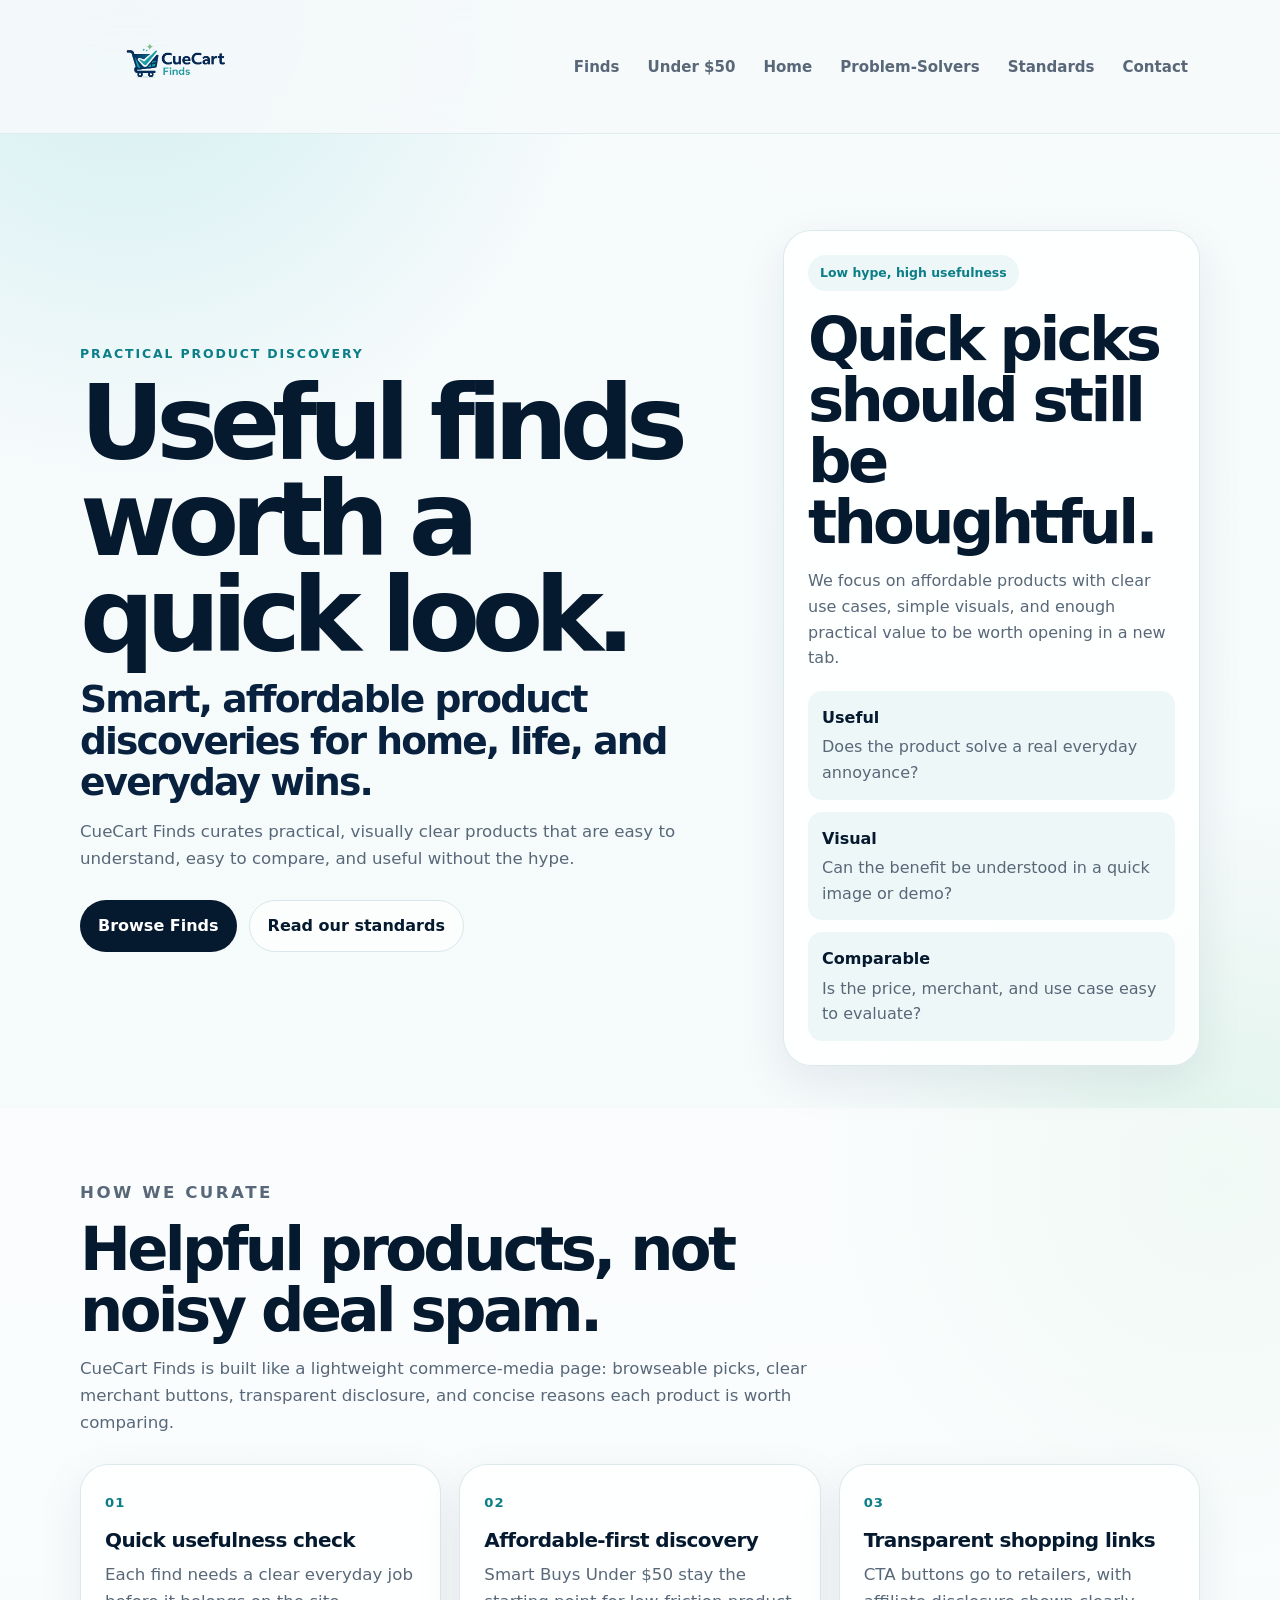
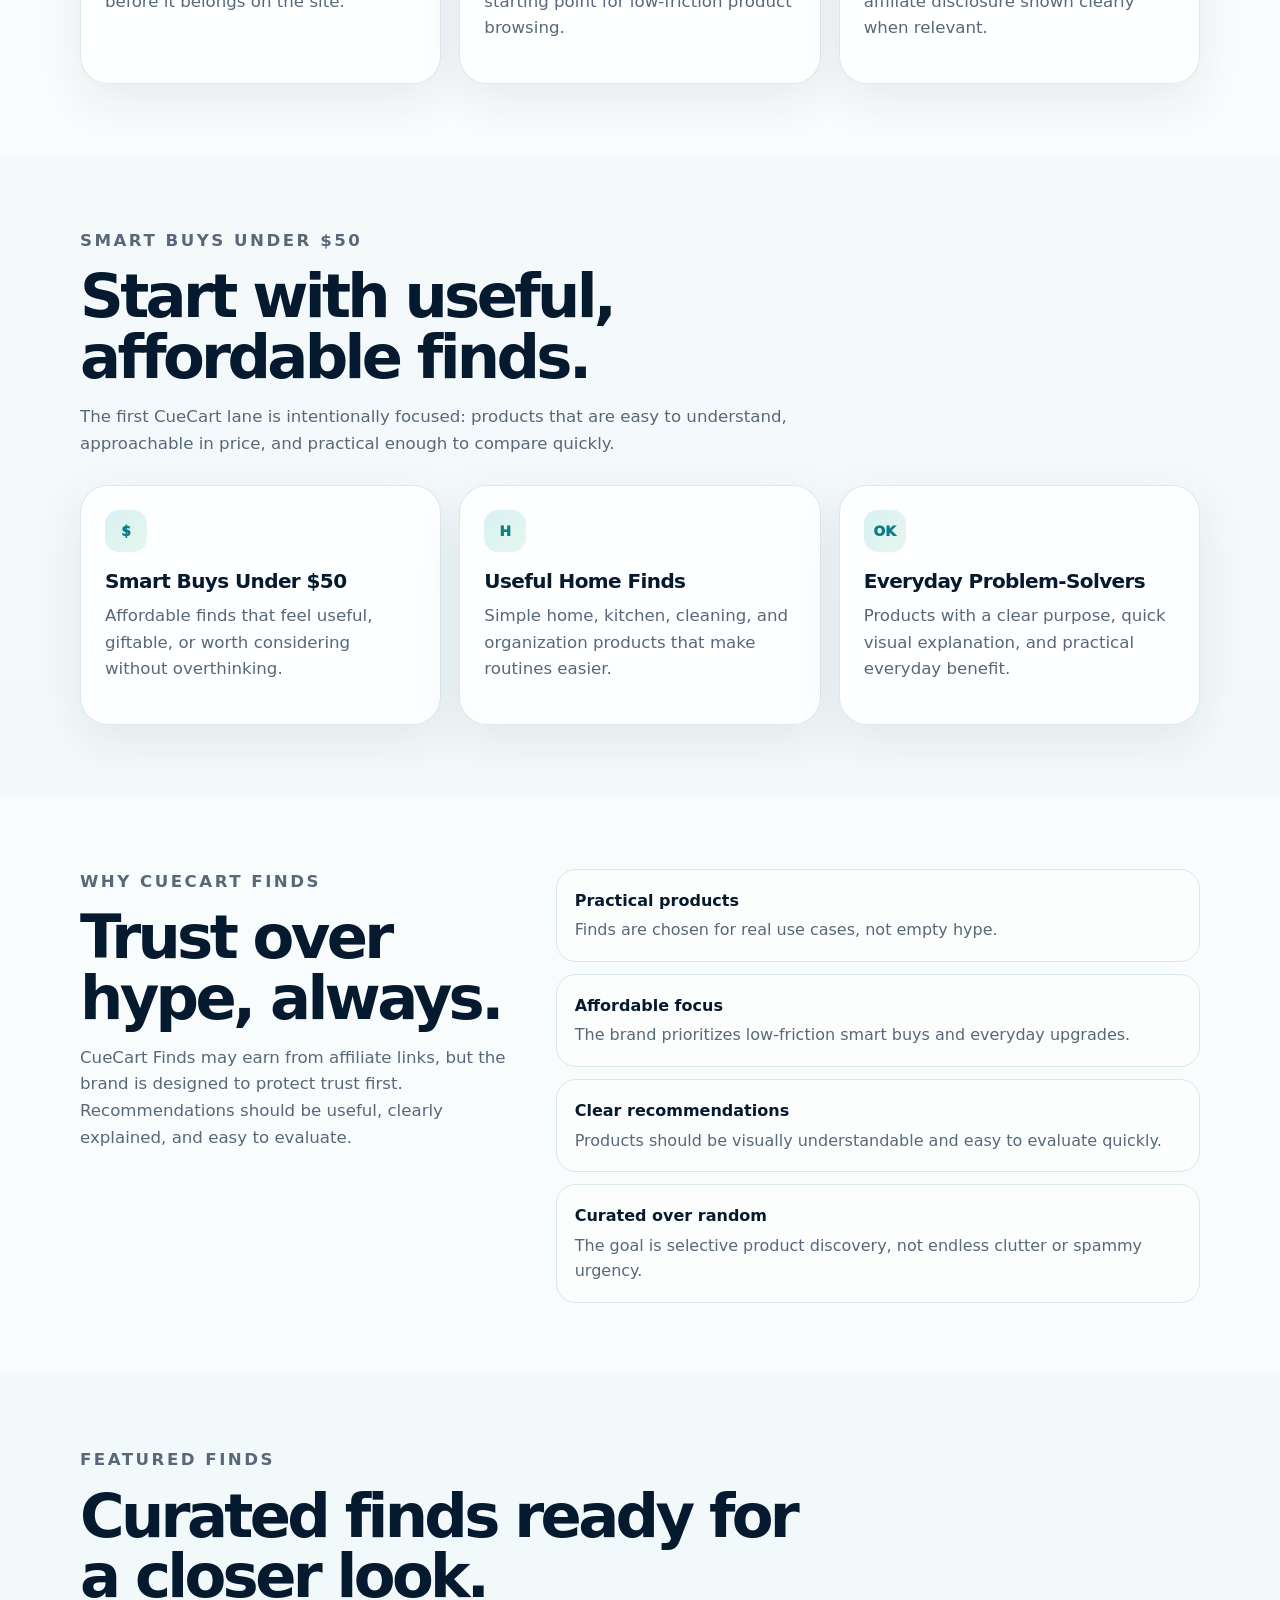
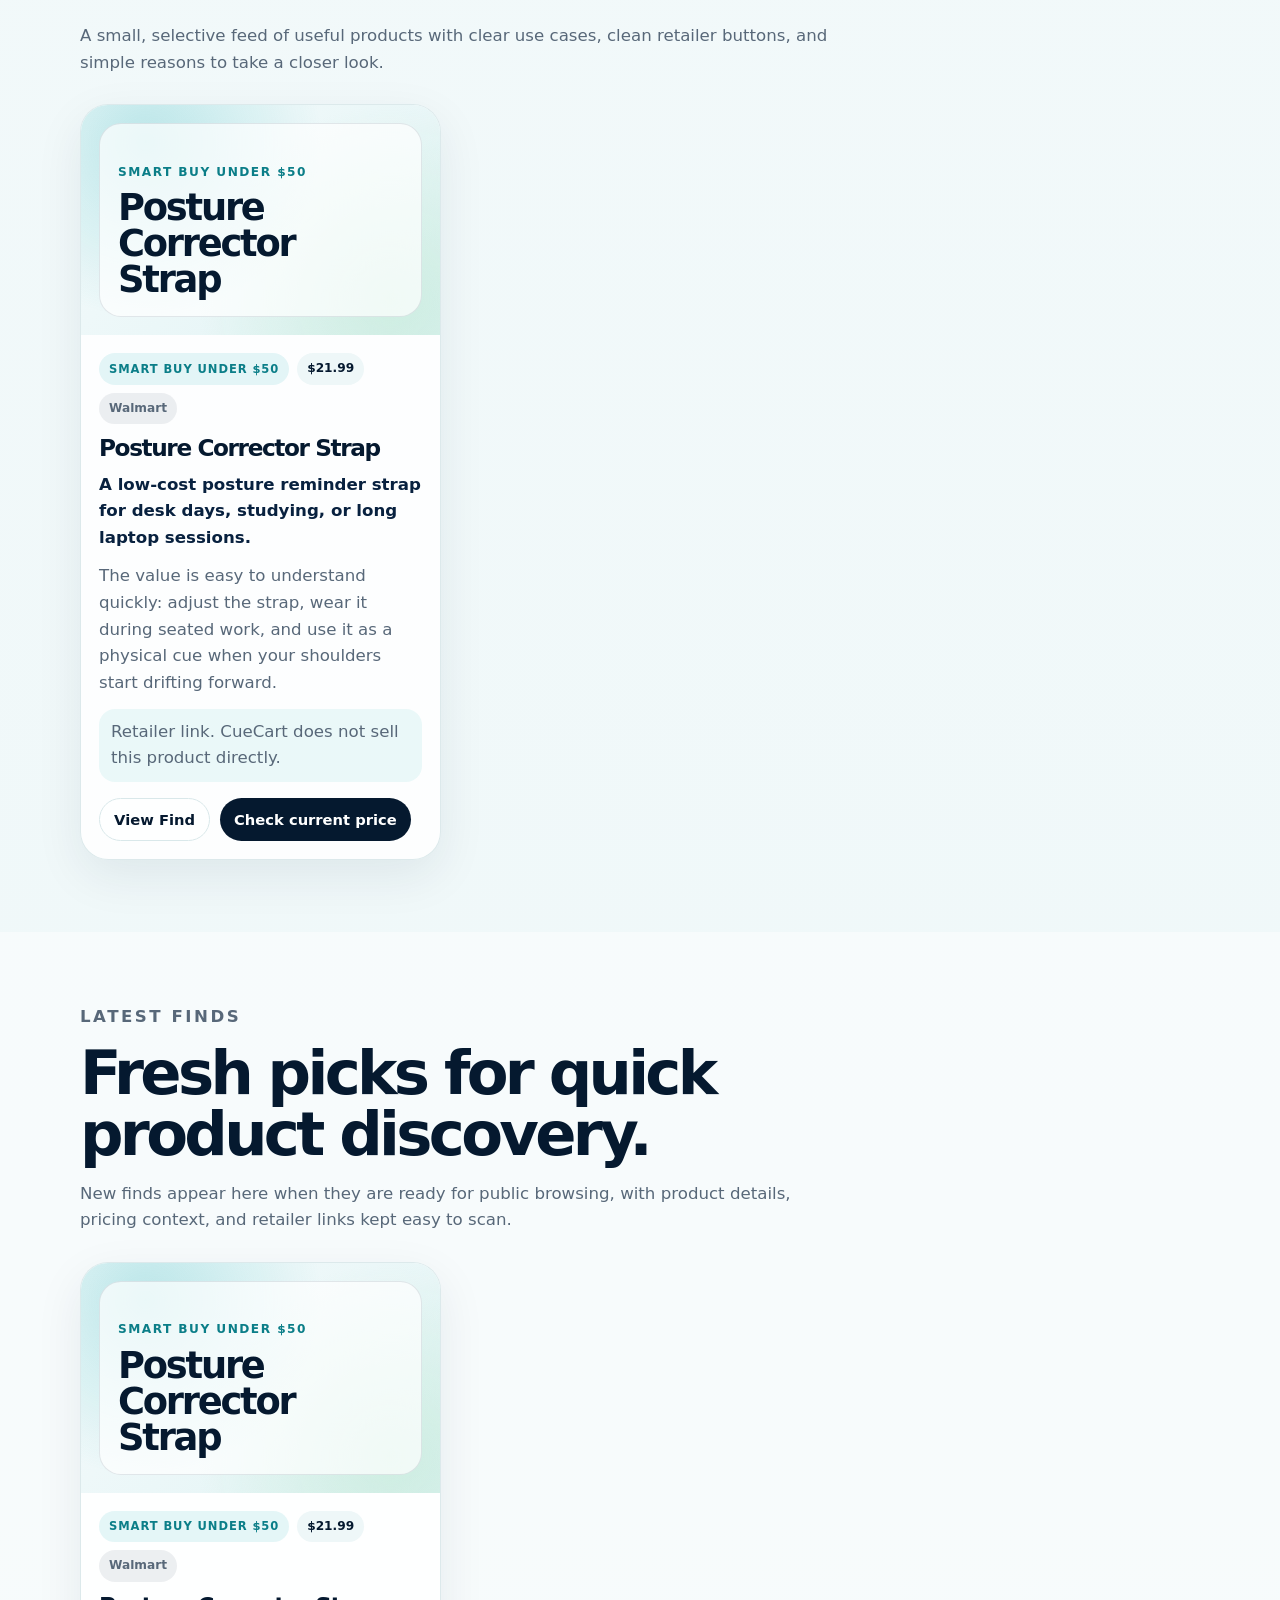
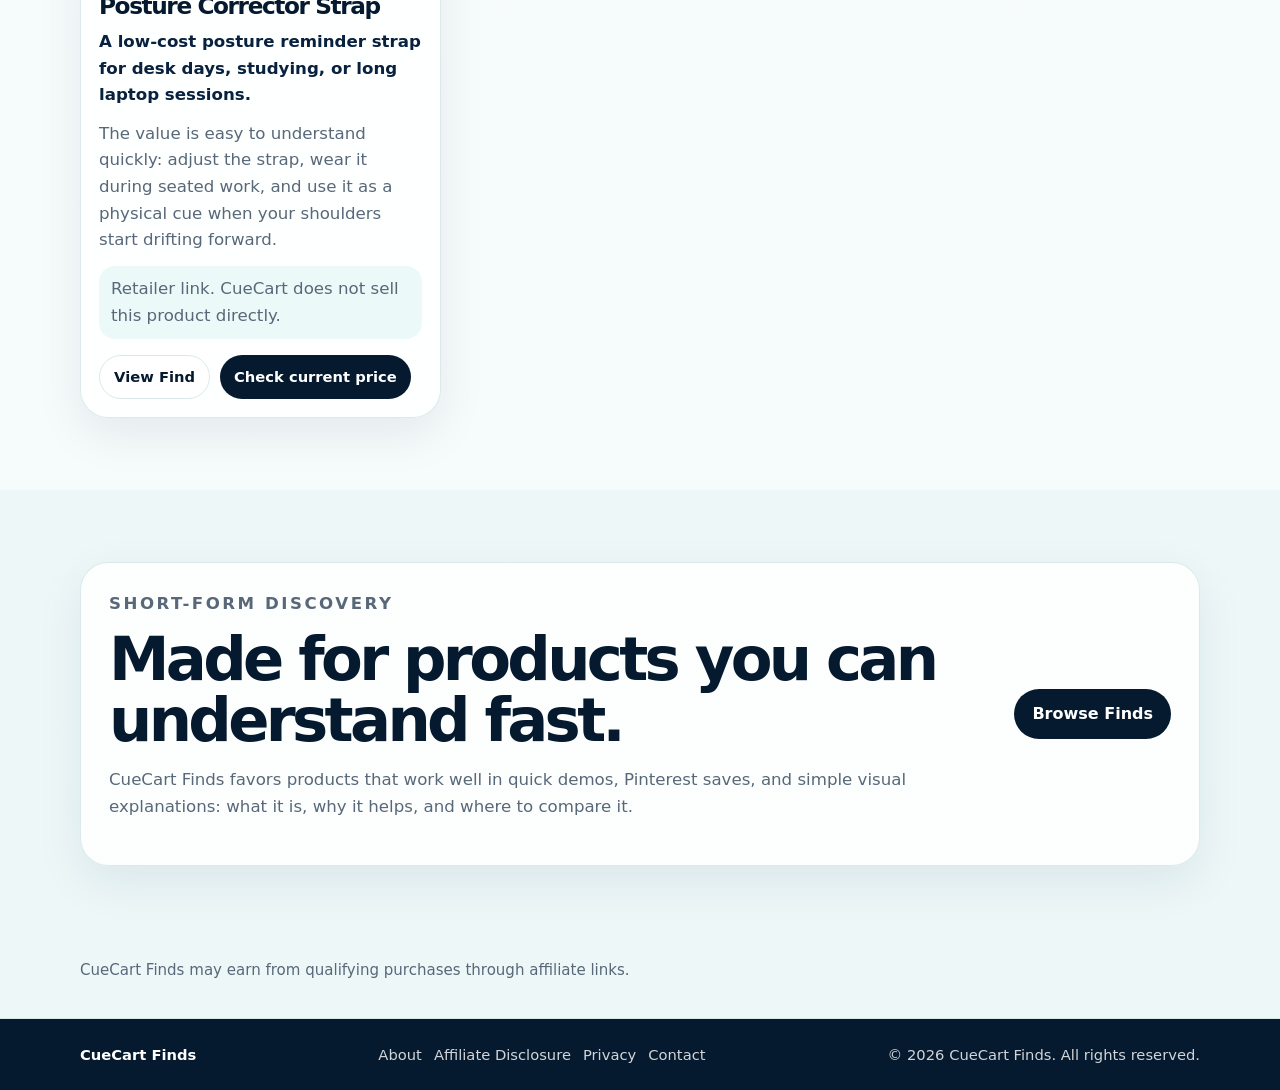
<file: index.html>
<!doctype html>
<html lang="en">
  <head>
    <meta charset="utf-8" />
    <meta name="viewport" content="width=device-width, initial-scale=1" />

    <!-- EDIT SITE TITLE HERE -->
    <title>CueCart Finds | Useful, Affordable Product Discovery</title>
    <meta
      name="description"
      content="CueCart Finds curates useful, affordable, trend-aware product finds for home, lifestyle, organization, gadgets, and everyday smart buys."
    />
    <link rel="canonical" href="https://cuecartfinds.github.io/" />

    <meta property="og:title" content="CueCart Finds" />
    <meta
      property="og:description"
      content="Useful, affordable finds for home, life, and everyday wins."
    />
    <meta property="og:type" content="website" />
    <meta property="og:url" content="https://cuecartfinds.github.io/" />
    <meta property="og:image" content="https://cuecartfinds.github.io/assets/cuecart-finds-logo-web-600.png" />

    <link rel="icon" href="assets/cuecart-finds-favicon.ico" />
    <link rel="apple-touch-icon" href="assets/cuecart-finds-icon-192.png" />
    <link rel="manifest" href="site.webmanifest" />
    <link rel="stylesheet" href="style.css" />

    <script type="application/ld+json">
      {
        "@context": "https://schema.org",
        "@type": "Organization",
        "name": "CueCart Finds",
        "url": "https://cuecartfinds.github.io/",
        "logo": "https://cuecartfinds.github.io/assets/cuecart-finds-logo-web-600.png",
        "email": "CueCartFinds@gmail.com",
        "description": "CueCart Finds is a practical product-discovery brand focused on useful, affordable, visually understandable finds."
      }
    </script>
  </head>

  <body>
    <a class="skip-link" href="#main">Skip to main content</a>

    <header class="site-header">
      <nav class="nav container" aria-label="Primary navigation">
        <a class="brand" href="index.html" aria-label="CueCart Finds home">
          <!-- EDIT LOGO FILE PATH HERE -->
          <img
            class="brand-logo"
            src="assets/cuecart-finds-logo-web-600.png"
            alt=""
            width="180"
            height="64"
            onerror="this.style.display='none'; this.nextElementSibling.style.display='inline';"
          />
          <span class="brand-text">CueCart Finds</span>
        </a>

        <button class="menu-toggle" type="button" aria-expanded="false" aria-controls="nav-links">
          Menu
        </button>

        <div class="nav-links" id="nav-links">
          <a href="finds.html">Finds</a>
          <a href="smart-buys-under-50.html">Under $50</a>
          <a href="useful-home-finds.html">Home</a>
          <a href="everyday-problem-solvers.html">Problem-Solvers</a>
          <a href="editorial-standards.html">Standards</a>
          <a href="contact.html">Contact</a>
        </div>
      </nav>
    </header>

    <main id="main">
      <section class="hero hero-home" id="top">
        <div class="container hero-grid">
          <div class="hero-copy">
            <p class="eyebrow">Practical product discovery</p>

            <!-- EDIT BRAND NAME AND TAGLINE HERE -->
            <h1>Useful finds worth a quick look.</h1>
            <p class="hero-tagline">Smart, affordable product discoveries for home, life, and everyday wins.</p>

            <!-- EDIT HERO SUPPORTING COPY HERE -->
            <p class="hero-text">
              CueCart Finds curates practical, visually clear products that are easy to
              understand, easy to compare, and useful without the hype.
            </p>

            <div class="hero-actions">
              <a class="button button-primary" href="finds.html">Browse Finds</a>
              <a class="button button-secondary" href="editorial-standards.html">Read our standards</a>
            </div>
          </div>

          <aside class="hero-card signal-card" aria-label="CueCart Finds editorial promise">
            <div class="card-badge">Low hype, high usefulness</div>
            <h2>Quick picks should still be thoughtful.</h2>
            <p>
              We focus on affordable products with clear use cases, simple visuals,
              and enough practical value to be worth opening in a new tab.
            </p>
            <dl class="signal-list">
              <div>
                <dt>Useful</dt>
                <dd>Does the product solve a real everyday annoyance?</dd>
              </div>
              <div>
                <dt>Visual</dt>
                <dd>Can the benefit be understood in a quick image or demo?</dd>
              </div>
              <div>
                <dt>Comparable</dt>
                <dd>Is the price, merchant, and use case easy to evaluate?</dd>
              </div>
            </dl>
          </aside>
        </div>
      </section>

      <section class="section section-muted">
        <div class="container">
          <div class="section-heading">
            <p class="section-kicker">How we curate</p>
            <h2>Helpful products, not noisy deal spam.</h2>
            <p>
              CueCart Finds is built like a lightweight commerce-media page:
              browseable picks, clear merchant buttons, transparent disclosure,
              and concise reasons each product is worth comparing.
            </p>
          </div>

          <div class="feature-grid">
            <article class="feature-card">
              <span class="feature-number">01</span>
              <h3>Quick usefulness check</h3>
              <p>Each find needs a clear everyday job before it belongs on the site.</p>
            </article>
            <article class="feature-card">
              <span class="feature-number">02</span>
              <h3>Affordable-first discovery</h3>
              <p>Smart Buys Under $50 stay the starting point for low-friction product browsing.</p>
            </article>
            <article class="feature-card">
              <span class="feature-number">03</span>
              <h3>Transparent shopping links</h3>
              <p>CTA buttons go to retailers, with affiliate disclosure shown clearly when relevant.</p>
            </article>
          </div>
        </div>
      </section>

      <section class="section" id="lanes">
        <div class="container">
          <div class="section-heading">
            <p class="section-kicker">Smart Buys Under $50</p>
            <h2>Start with useful, affordable finds.</h2>
            <p>
              The first CueCart lane is intentionally focused: products that are easy to
              understand, approachable in price, and practical enough to compare quickly.
            </p>
          </div>

          <div class="card-grid">
            <a class="lane-card linked-card" href="smart-buys-under-50.html">
              <div class="lane-icon" aria-hidden="true">$</div>
              <h3>Smart Buys Under $50</h3>
              <p>Affordable finds that feel useful, giftable, or worth considering without overthinking.</p>
            </a>

            <a class="lane-card linked-card" href="useful-home-finds.html">
              <div class="lane-icon" aria-hidden="true">H</div>
              <h3>Useful Home Finds</h3>
              <p>Simple home, kitchen, cleaning, and organization products that make routines easier.</p>
            </a>

            <a class="lane-card linked-card" href="everyday-problem-solvers.html">
              <div class="lane-icon" aria-hidden="true">OK</div>
              <h3>Everyday Problem-Solvers</h3>
              <p>Products with a clear purpose, quick visual explanation, and practical everyday benefit.</p>
            </a>
          </div>
        </div>
      </section>

      <section class="section section-muted">
        <div class="container split">
          <div>
            <p class="section-kicker">Why CueCart Finds</p>
            <h2>Trust over hype, always.</h2>
            <p>
              CueCart Finds may earn from affiliate links, but the brand is designed to protect
              trust first. Recommendations should be useful, clearly explained, and easy to evaluate.
            </p>
          </div>

          <div class="trust-list">
            <div class="trust-item">
              <strong>Practical products</strong>
              <span>Finds are chosen for real use cases, not empty hype.</span>
            </div>
            <div class="trust-item">
              <strong>Affordable focus</strong>
              <span>The brand prioritizes low-friction smart buys and everyday upgrades.</span>
            </div>
            <div class="trust-item">
              <strong>Clear recommendations</strong>
              <span>Products should be visually understandable and easy to evaluate quickly.</span>
            </div>
            <div class="trust-item">
              <strong>Curated over random</strong>
              <span>The goal is selective product discovery, not endless clutter or spammy urgency.</span>
            </div>
          </div>
        </div>
      </section>

      <section class="section">
        <div class="container">
          <div class="section-heading">
            <p class="section-kicker">Featured Finds</p>
            <h2>Curated finds ready for a closer look.</h2>
            <p>
              A small, selective feed of useful products with clear use cases,
              clean retailer buttons, and simple reasons to take a closer look.
            </p>
          </div>
          <div class="product-grid" id="featured-finds-grid" aria-live="polite"></div>
        </div>
      </section>

      <section class="section section-muted">
        <div class="container">
          <div class="section-heading">
            <p class="section-kicker">Latest Finds</p>
            <h2>Fresh picks for quick product discovery.</h2>
            <p>
              New finds appear here when they are ready for public browsing, with
              product details, pricing context, and retailer links kept easy to scan.
            </p>
          </div>
          <div class="product-grid" id="latest-finds-grid" aria-live="polite"></div>
        </div>
      </section>

      <section class="section">
        <div class="container cta-panel">
          <div>
            <p class="section-kicker">Short-form discovery</p>
            <h2>Made for products you can understand fast.</h2>
            <p>
              CueCart Finds favors products that work well in quick demos, Pinterest saves,
              and simple visual explanations: what it is, why it helps, and where to compare it.
            </p>
          </div>
          <a class="button button-primary" href="finds.html">Browse Finds</a>
        </div>
      </section>

      <section class="disclosure" aria-label="Affiliate disclosure">
        <div class="container">
          <p>CueCart Finds may earn from qualifying purchases through affiliate links.</p>
        </div>
      </section>
    </main>

    <footer class="site-footer">
      <div class="container footer-content">
        <span>CueCart Finds</span>
        <nav aria-label="Footer navigation">
          <a href="about.html">About</a>
          <a href="disclosure.html">Affiliate Disclosure</a>
          <a href="privacy.html">Privacy</a>
          <a href="contact.html">Contact</a>
        </nav>
        <span>&copy; <span id="year">2026</span> CueCart Finds. All rights reserved.</span>
      </div>
    </footer>

    <script src="data/products.js"></script>
    <script src="script.js"></script>
  </body>
</html>
</file>
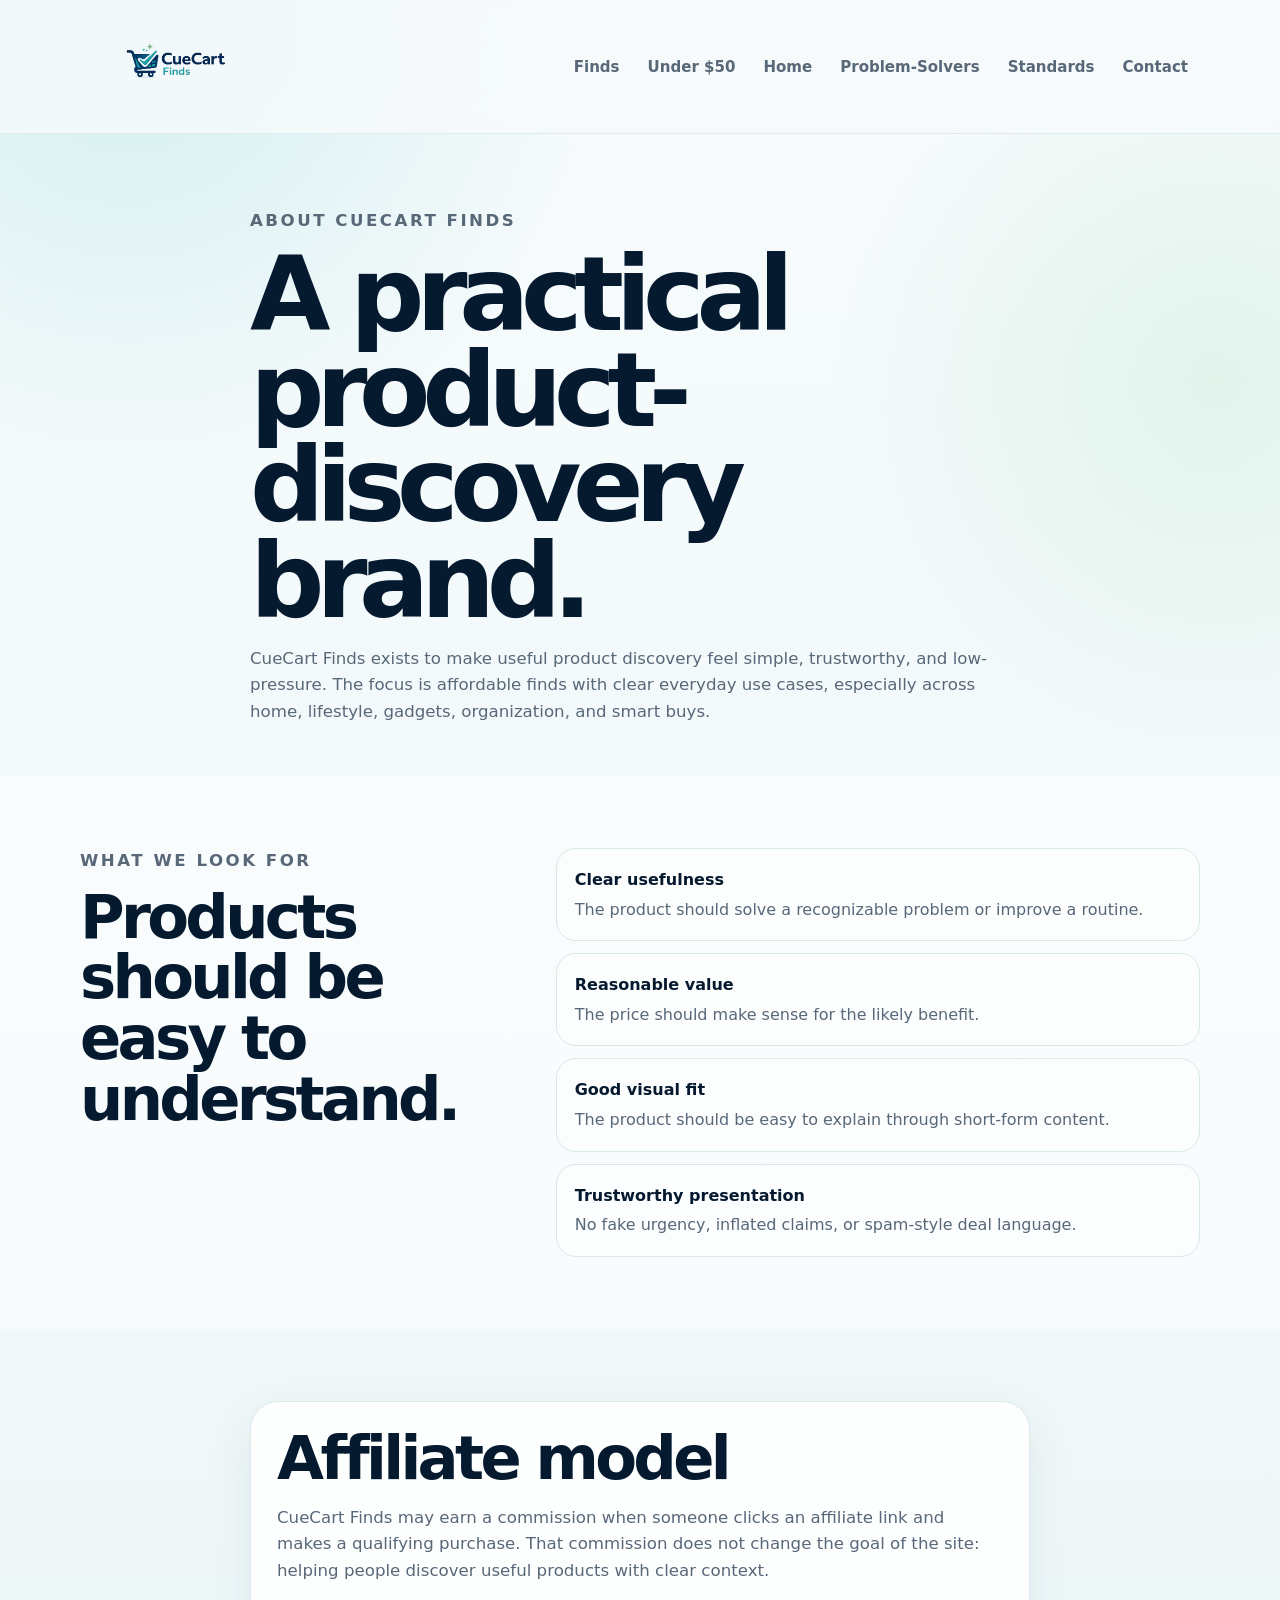
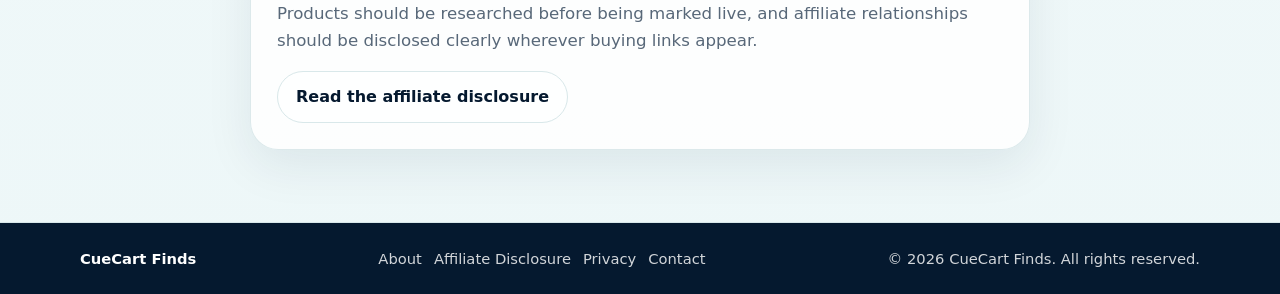
<file: about.html>
<!doctype html>
<html lang="en">
  <head>
    <meta charset="utf-8" />
    <meta name="viewport" content="width=device-width, initial-scale=1" />
    <title>About | CueCart Finds</title>
    <meta name="description" content="Learn what CueCart Finds is, how the brand curates products, and why trust comes before hype." />
    <link rel="canonical" href="https://cuecartfinds.github.io/about.html" />
    <link rel="icon" href="assets/cuecart-finds-favicon.ico" />
    <link rel="apple-touch-icon" href="assets/cuecart-finds-icon-192.png" />
    <link rel="stylesheet" href="style.css" />
  </head>

  <body>
    <a class="skip-link" href="#main">Skip to main content</a>
    <header class="site-header">
      <nav class="nav container" aria-label="Primary navigation">
        <a class="brand" href="index.html" aria-label="CueCart Finds home">
          <img class="brand-logo" src="assets/cuecart-finds-logo-web-600.png" alt="" width="180" height="64" />
          <span class="brand-text">CueCart Finds</span>
        </a>
        <button class="menu-toggle" type="button" aria-expanded="false" aria-controls="nav-links">Menu</button>
        <div class="nav-links" id="nav-links">
          <a href="finds.html">Finds</a>
          <a href="smart-buys-under-50.html">Under $50</a>
          <a href="useful-home-finds.html">Home</a>
          <a href="everyday-problem-solvers.html">Problem-Solvers</a>
          <a href="editorial-standards.html">Standards</a>
          <a href="contact.html">Contact</a>
        </div>
      </nav>
    </header>

    <main id="main">
      <section class="page-hero">
        <div class="container narrow">
          <p class="eyebrow">About CueCart Finds</p>
          <h1>A practical product-discovery brand.</h1>
          <p>
            CueCart Finds exists to make useful product discovery feel simple, trustworthy,
            and low-pressure. The focus is affordable finds with clear everyday use cases,
            especially across home, lifestyle, gadgets, organization, and smart buys.
          </p>
        </div>
      </section>

      <section class="section section-muted">
        <div class="container split">
          <div>
            <p class="section-kicker">What we look for</p>
            <h2>Products should be easy to understand.</h2>
          </div>
          <div class="trust-list">
            <div class="trust-item">
              <strong>Clear usefulness</strong>
              <span>The product should solve a recognizable problem or improve a routine.</span>
            </div>
            <div class="trust-item">
              <strong>Reasonable value</strong>
              <span>The price should make sense for the likely benefit.</span>
            </div>
            <div class="trust-item">
              <strong>Good visual fit</strong>
              <span>The product should be easy to explain through short-form content.</span>
            </div>
            <div class="trust-item">
              <strong>Trustworthy presentation</strong>
              <span>No fake urgency, inflated claims, or spam-style deal language.</span>
            </div>
          </div>
        </div>
      </section>

      <section class="section">
        <div class="container narrow prose-card">
          <h2>Affiliate model</h2>
          <p>
            CueCart Finds may earn a commission when someone clicks an affiliate link and makes
            a qualifying purchase. That commission does not change the goal of the site:
            helping people discover useful products with clear context.
          </p>
          <p>
            Products should be researched before being marked live, and affiliate relationships
            should be disclosed clearly wherever buying links appear.
          </p>
          <a class="button button-secondary" href="disclosure.html">Read the affiliate disclosure</a>
        </div>
      </section>
    </main>

    <footer class="site-footer">
      <div class="container footer-content">
        <span>CueCart Finds</span>
        <nav aria-label="Footer navigation">
          <a href="about.html" aria-current="page">About</a>
          <a href="disclosure.html">Affiliate Disclosure</a>
          <a href="privacy.html">Privacy</a>
          <a href="contact.html">Contact</a>
        </nav>
        <span>&copy; <span id="year">2026</span> CueCart Finds. All rights reserved.</span>
      </div>
    </footer>
    <script src="script.js"></script>
  </body>
</html>
</file>
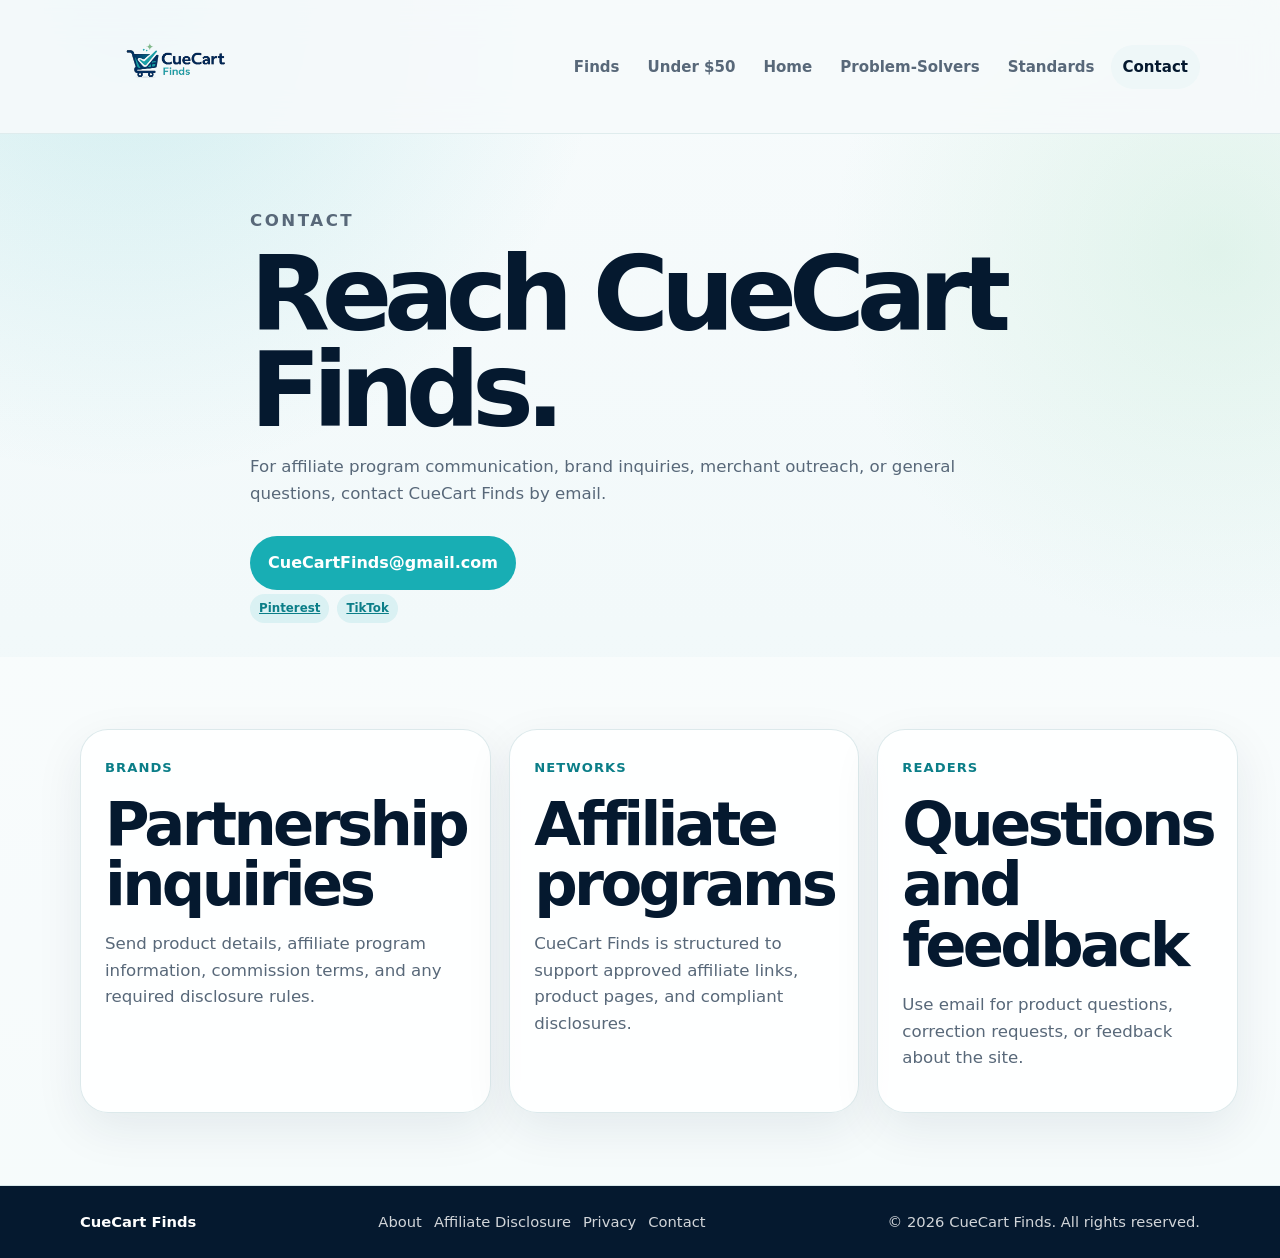
<file: contact.html>
<!doctype html>
<html lang="en">
  <head>
    <meta charset="utf-8" />
    <meta name="viewport" content="width=device-width, initial-scale=1" />
    <title>Contact | CueCart Finds</title>
    <meta name="description" content="Contact CueCart Finds for brand, affiliate, partnership, and product discovery inquiries." />
    <link rel="canonical" href="https://cuecartfinds.github.io/contact.html" />
    <link rel="icon" href="assets/cuecart-finds-favicon.ico" />
    <link rel="apple-touch-icon" href="assets/cuecart-finds-icon-192.png" />
    <link rel="stylesheet" href="style.css" />
  </head>

  <body>
    <a class="skip-link" href="#main">Skip to main content</a>
    <header class="site-header">
      <nav class="nav container" aria-label="Primary navigation">
        <a class="brand" href="index.html" aria-label="CueCart Finds home">
          <img class="brand-logo" src="assets/cuecart-finds-logo-web-600.png" alt="" width="180" height="64" />
          <span class="brand-text">CueCart Finds</span>
        </a>
        <button class="menu-toggle" type="button" aria-expanded="false" aria-controls="nav-links">Menu</button>
        <div class="nav-links" id="nav-links">
          <a href="finds.html">Finds</a>
          <a href="smart-buys-under-50.html">Under $50</a>
          <a href="useful-home-finds.html">Home</a>
          <a href="everyday-problem-solvers.html">Problem-Solvers</a>
          <a href="editorial-standards.html">Standards</a>
          <a href="contact.html" aria-current="page">Contact</a>
        </div>
      </nav>
    </header>

    <main id="main">
      <section class="page-hero">
        <div class="container narrow">
          <p class="eyebrow">Contact</p>
          <h1>Reach CueCart Finds.</h1>
          <p>
            For affiliate program communication, brand inquiries, merchant outreach, or general
            questions, contact CueCart Finds by email.
          </p>
          <a class="email-link" href="mailto:CueCartFinds@gmail.com">CueCartFinds@gmail.com</a>
          <div class="tag-list" aria-label="Social links">
            <a class="tag" href="https://www.pinterest.com/cuecartfinds/" target="_blank" rel="noopener">Pinterest</a>
            <a class="tag" href="https://www.tiktok.com/@cuecartfinds" target="_blank" rel="noopener">TikTok</a>
          </div>
        </div>
      </section>

      <section class="section section-muted">
        <div class="container card-grid">
          <article class="feature-card">
            <span class="feature-number">Brands</span>
            <h2>Partnership inquiries</h2>
            <p>Send product details, affiliate program information, commission terms, and any required disclosure rules.</p>
          </article>
          <article class="feature-card">
            <span class="feature-number">Networks</span>
            <h2>Affiliate programs</h2>
            <p>CueCart Finds is structured to support approved affiliate links, product pages, and compliant disclosures.</p>
          </article>
          <article class="feature-card">
            <span class="feature-number">Readers</span>
            <h2>Questions and feedback</h2>
            <p>Use email for product questions, correction requests, or feedback about the site.</p>
          </article>
        </div>
      </section>
    </main>

    <footer class="site-footer">
      <div class="container footer-content">
        <span>CueCart Finds</span>
        <nav aria-label="Footer navigation">
          <a href="about.html">About</a>
          <a href="disclosure.html">Affiliate Disclosure</a>
          <a href="privacy.html">Privacy</a>
          <a href="contact.html" aria-current="page">Contact</a>
        </nav>
        <span>&copy; <span id="year">2026</span> CueCart Finds. All rights reserved.</span>
      </div>
    </footer>
    <script src="script.js"></script>
  </body>
</html>
</file>
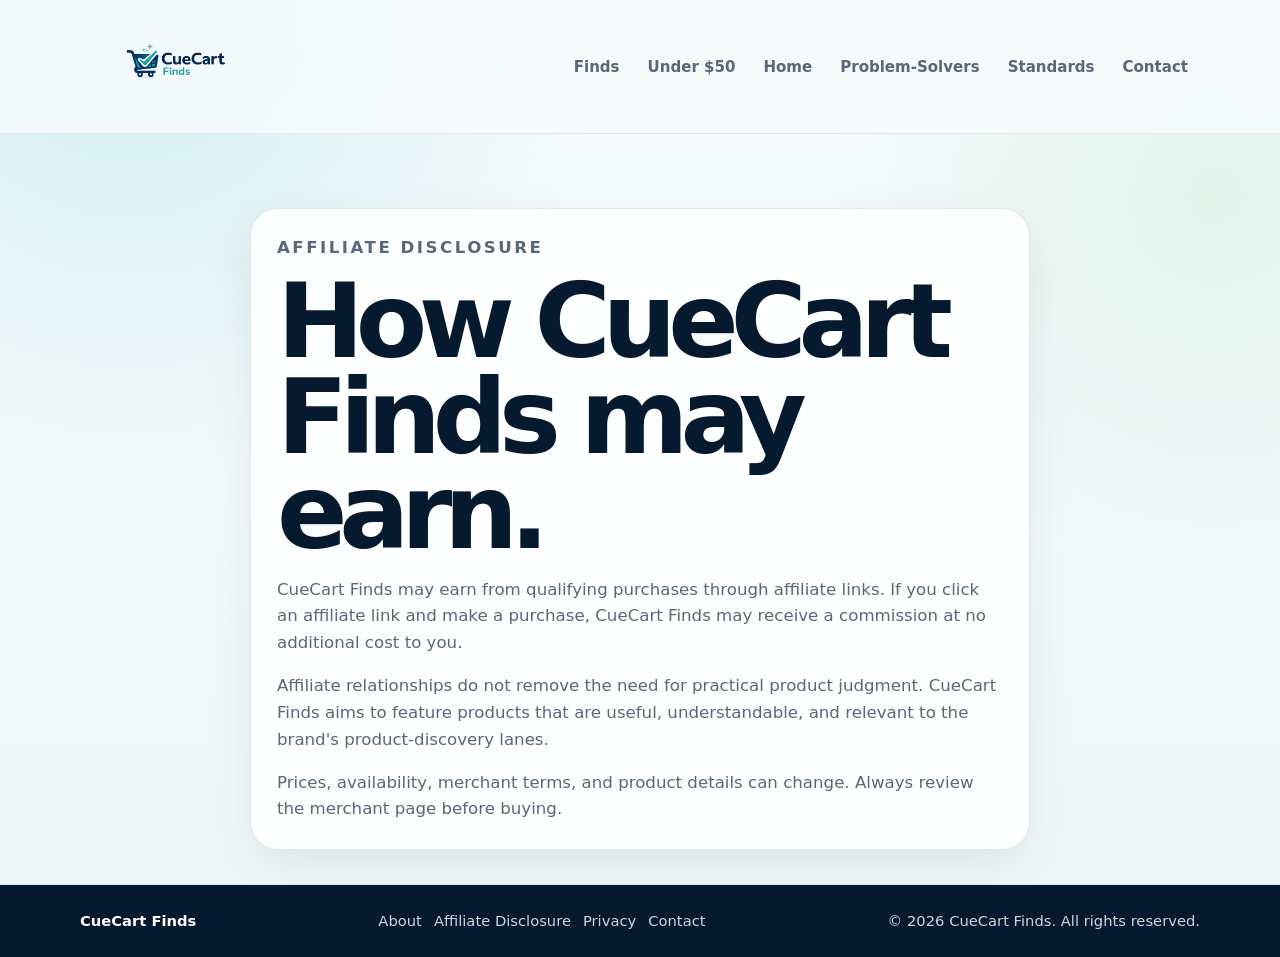
<file: disclosure.html>
<!doctype html>
<html lang="en">
  <head>
    <meta charset="utf-8" />
    <meta name="viewport" content="width=device-width, initial-scale=1" />
    <title>Affiliate Disclosure | CueCart Finds</title>
    <meta name="description" content="CueCart Finds affiliate disclosure and commission transparency statement." />
    <link rel="canonical" href="https://cuecartfinds.github.io/disclosure.html" />
    <link rel="icon" href="assets/cuecart-finds-favicon.ico" />
    <link rel="apple-touch-icon" href="assets/cuecart-finds-icon-192.png" />
    <link rel="stylesheet" href="style.css" />
  </head>

  <body>
    <a class="skip-link" href="#main">Skip to main content</a>
    <header class="site-header">
      <nav class="nav container" aria-label="Primary navigation">
        <a class="brand" href="index.html" aria-label="CueCart Finds home">
          <img class="brand-logo" src="assets/cuecart-finds-logo-web-600.png" alt="" width="180" height="64" />
          <span class="brand-text">CueCart Finds</span>
        </a>
        <button class="menu-toggle" type="button" aria-expanded="false" aria-controls="nav-links">Menu</button>
        <div class="nav-links" id="nav-links">
          <a href="finds.html">Finds</a>
          <a href="smart-buys-under-50.html">Under $50</a>
          <a href="useful-home-finds.html">Home</a>
          <a href="everyday-problem-solvers.html">Problem-Solvers</a>
          <a href="editorial-standards.html">Standards</a>
          <a href="contact.html">Contact</a>
        </div>
      </nav>
    </header>

    <main id="main">
      <section class="page-hero">
        <div class="container narrow prose-card">
          <p class="eyebrow">Affiliate disclosure</p>
          <h1>How CueCart Finds may earn.</h1>
          <p>
            CueCart Finds may earn from qualifying purchases through affiliate links. If you click
            an affiliate link and make a purchase, CueCart Finds may receive a commission at no
            additional cost to you.
          </p>
          <p>
            Affiliate relationships do not remove the need for practical product judgment. CueCart
            Finds aims to feature products that are useful, understandable, and relevant to the
            brand's product-discovery lanes.
          </p>
          <p>
            Prices, availability, merchant terms, and product details can change. Always review
            the merchant page before buying.
          </p>
        </div>
      </section>
    </main>

    <footer class="site-footer">
      <div class="container footer-content">
        <span>CueCart Finds</span>
        <nav aria-label="Footer navigation">
          <a href="about.html">About</a>
          <a href="disclosure.html" aria-current="page">Affiliate Disclosure</a>
          <a href="privacy.html">Privacy</a>
          <a href="contact.html">Contact</a>
        </nav>
        <span>&copy; <span id="year">2026</span> CueCart Finds. All rights reserved.</span>
      </div>
    </footer>
    <script src="script.js"></script>
  </body>
</html>
</file>
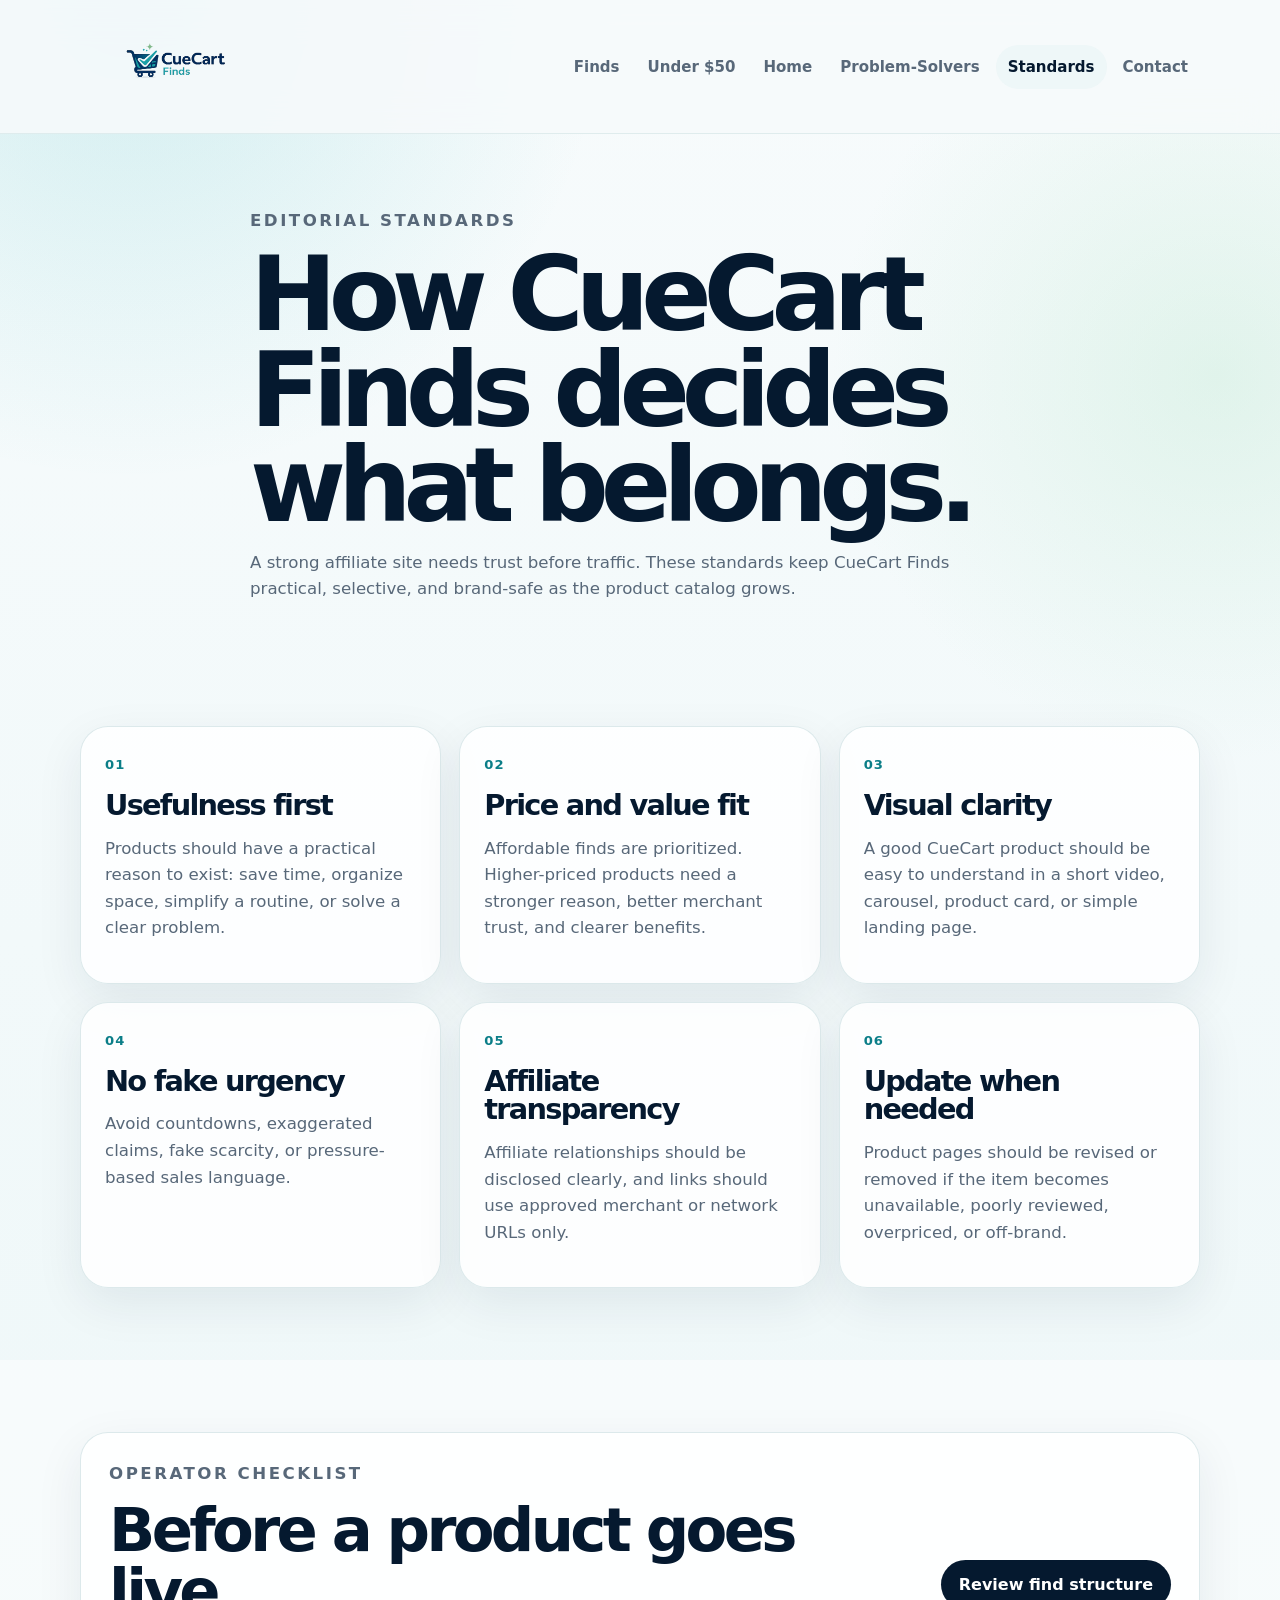
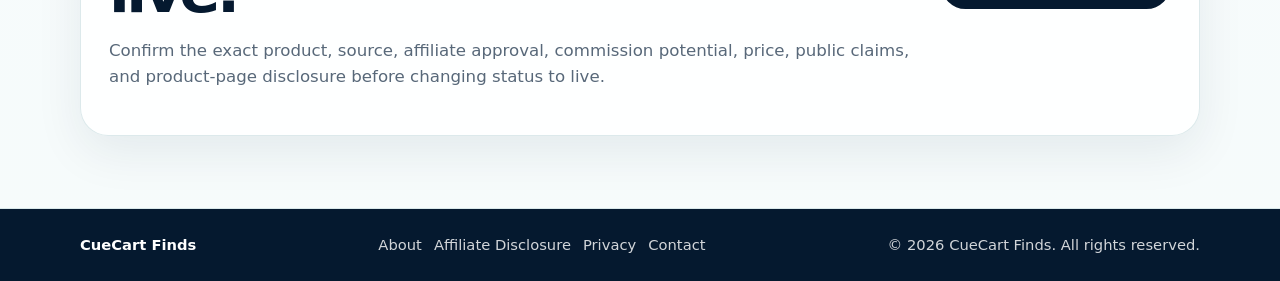
<file: editorial-standards.html>
<!doctype html>
<html lang="en">
  <head>
    <meta charset="utf-8" />
    <meta name="viewport" content="width=device-width, initial-scale=1" />
    <title>Editorial Standards | CueCart Finds</title>
    <meta name="description" content="CueCart Finds editorial standards for practical, low-hype affiliate product discovery." />
    <link rel="canonical" href="https://cuecartfinds.github.io/editorial-standards.html" />
    <link rel="icon" href="assets/cuecart-finds-favicon.ico" />
    <link rel="apple-touch-icon" href="assets/cuecart-finds-icon-192.png" />
    <link rel="stylesheet" href="style.css" />
  </head>

  <body>
    <a class="skip-link" href="#main">Skip to main content</a>
    <header class="site-header">
      <nav class="nav container" aria-label="Primary navigation">
        <a class="brand" href="index.html" aria-label="CueCart Finds home">
          <img class="brand-logo" src="assets/cuecart-finds-logo-web-600.png" alt="" width="180" height="64" />
          <span class="brand-text">CueCart Finds</span>
        </a>
        <button class="menu-toggle" type="button" aria-expanded="false" aria-controls="nav-links">Menu</button>
        <div class="nav-links" id="nav-links">
          <a href="finds.html">Finds</a>
          <a href="smart-buys-under-50.html">Under $50</a>
          <a href="useful-home-finds.html">Home</a>
          <a href="everyday-problem-solvers.html">Problem-Solvers</a>
          <a href="editorial-standards.html" aria-current="page">Standards</a>
          <a href="contact.html">Contact</a>
        </div>
      </nav>
    </header>

    <main id="main">
      <section class="page-hero">
        <div class="container narrow">
          <p class="eyebrow">Editorial standards</p>
          <h1>How CueCart Finds decides what belongs.</h1>
          <p>
            A strong affiliate site needs trust before traffic. These standards keep CueCart Finds
            practical, selective, and brand-safe as the product catalog grows.
          </p>
        </div>
      </section>

      <section class="section">
        <div class="container standards-grid">
          <article class="standard-card">
            <span>01</span>
            <h2>Usefulness first</h2>
            <p>Products should have a practical reason to exist: save time, organize space, simplify a routine, or solve a clear problem.</p>
          </article>
          <article class="standard-card">
            <span>02</span>
            <h2>Price and value fit</h2>
            <p>Affordable finds are prioritized. Higher-priced products need a stronger reason, better merchant trust, and clearer benefits.</p>
          </article>
          <article class="standard-card">
            <span>03</span>
            <h2>Visual clarity</h2>
            <p>A good CueCart product should be easy to understand in a short video, carousel, product card, or simple landing page.</p>
          </article>
          <article class="standard-card">
            <span>04</span>
            <h2>No fake urgency</h2>
            <p>Avoid countdowns, exaggerated claims, fake scarcity, or pressure-based sales language.</p>
          </article>
          <article class="standard-card">
            <span>05</span>
            <h2>Affiliate transparency</h2>
            <p>Affiliate relationships should be disclosed clearly, and links should use approved merchant or network URLs only.</p>
          </article>
          <article class="standard-card">
            <span>06</span>
            <h2>Update when needed</h2>
            <p>Product pages should be revised or removed if the item becomes unavailable, poorly reviewed, overpriced, or off-brand.</p>
          </article>
        </div>
      </section>

      <section class="section section-muted">
        <div class="container cta-panel">
          <div>
            <p class="section-kicker">Operator checklist</p>
            <h2>Before a product goes live.</h2>
            <p>
              Confirm the exact product, source, affiliate approval, commission potential, price,
              public claims, and product-page disclosure before changing status to live.
            </p>
          </div>
          <a class="button button-primary" href="finds.html">Review find structure</a>
        </div>
      </section>
    </main>

    <footer class="site-footer">
      <div class="container footer-content">
        <span>CueCart Finds</span>
        <nav aria-label="Footer navigation">
          <a href="about.html">About</a>
          <a href="disclosure.html">Affiliate Disclosure</a>
          <a href="privacy.html">Privacy</a>
          <a href="contact.html">Contact</a>
        </nav>
        <span>&copy; <span id="year">2026</span> CueCart Finds. All rights reserved.</span>
      </div>
    </footer>
    <script src="script.js"></script>
  </body>
</html>
</file>
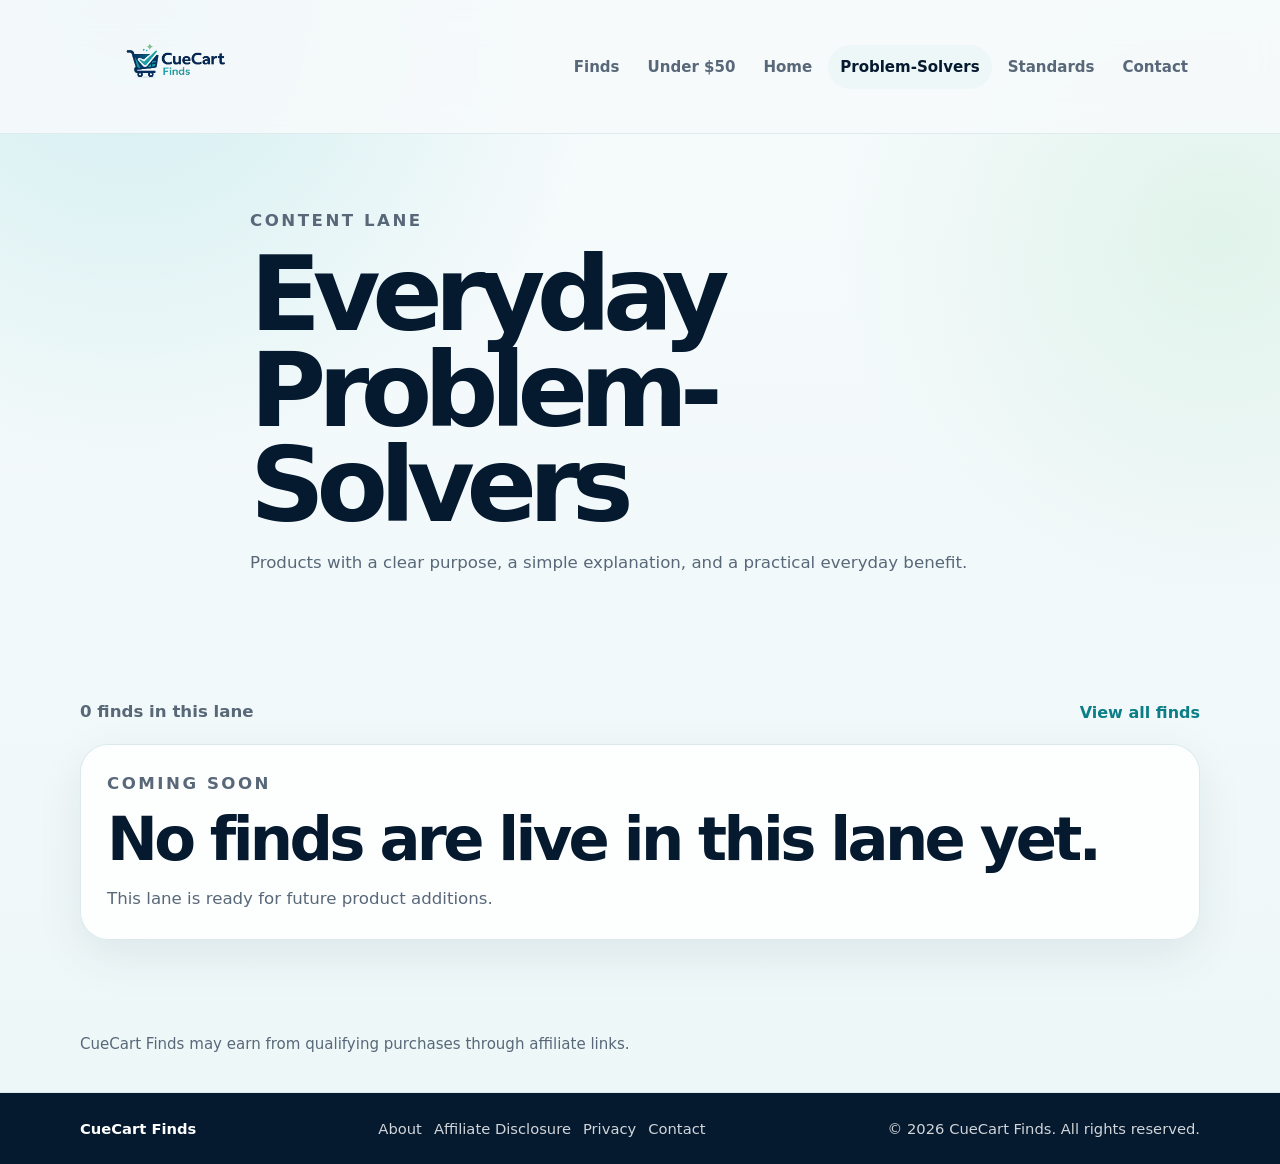
<file: everyday-problem-solvers.html>
<!doctype html>
<html lang="en">
  <head>
    <meta charset="utf-8" />
    <meta name="viewport" content="width=device-width, initial-scale=1" />
    <title>Everyday Problem-Solvers | CueCart Finds</title>
    <meta name="description" content="Practical CueCart Finds with clear use cases, fast visual explanations, and everyday problem-solving value." />
    <link rel="canonical" href="https://cuecartfinds.github.io/everyday-problem-solvers.html" />
    <link rel="icon" href="assets/cuecart-finds-favicon.ico" />
    <link rel="apple-touch-icon" href="assets/cuecart-finds-icon-192.png" />
    <link rel="stylesheet" href="style.css" />
  </head>

  <body data-category-page data-category="everyday-problem-solvers">
    <a class="skip-link" href="#main">Skip to main content</a>
    <header class="site-header">
      <nav class="nav container" aria-label="Primary navigation">
        <a class="brand" href="index.html" aria-label="CueCart Finds home">
          <img class="brand-logo" src="assets/cuecart-finds-logo-web-600.png" alt="" width="180" height="64" />
          <span class="brand-text">CueCart Finds</span>
        </a>
        <button class="menu-toggle" type="button" aria-expanded="false" aria-controls="nav-links">Menu</button>
        <div class="nav-links" id="nav-links">
          <a href="finds.html">Finds</a>
          <a href="smart-buys-under-50.html">Under $50</a>
          <a href="useful-home-finds.html">Home</a>
          <a href="everyday-problem-solvers.html" aria-current="page">Problem-Solvers</a>
          <a href="editorial-standards.html">Standards</a>
          <a href="contact.html">Contact</a>
        </div>
      </nav>
    </header>

    <main id="main">
      <section class="page-hero">
        <div class="container narrow">
          <p class="eyebrow">Content lane</p>
          <h1>Everyday Problem-Solvers</h1>
          <p>Products with a clear purpose, a simple explanation, and a practical everyday benefit.</p>
        </div>
      </section>
      <section class="section">
        <div class="container">
          <div class="catalog-toolbar">
            <p id="category-status">Loading finds...</p>
            <a href="finds.html">View all finds</a>
          </div>
          <div class="product-grid" id="category-product-grid" aria-live="polite"></div>
        </div>
      </section>
      <section class="disclosure" aria-label="Affiliate disclosure">
        <div class="container"><p>CueCart Finds may earn from qualifying purchases through affiliate links.</p></div>
      </section>
    </main>

    <footer class="site-footer">
      <div class="container footer-content">
        <span>CueCart Finds</span>
        <nav aria-label="Footer navigation">
          <a href="about.html">About</a>
          <a href="disclosure.html">Affiliate Disclosure</a>
          <a href="privacy.html">Privacy</a>
          <a href="contact.html">Contact</a>
        </nav>
        <span>&copy; <span id="year">2026</span> CueCart Finds. All rights reserved.</span>
      </div>
    </footer>
    <script src="data/products.js"></script>
    <script src="script.js"></script>
  </body>
</html>
</file>
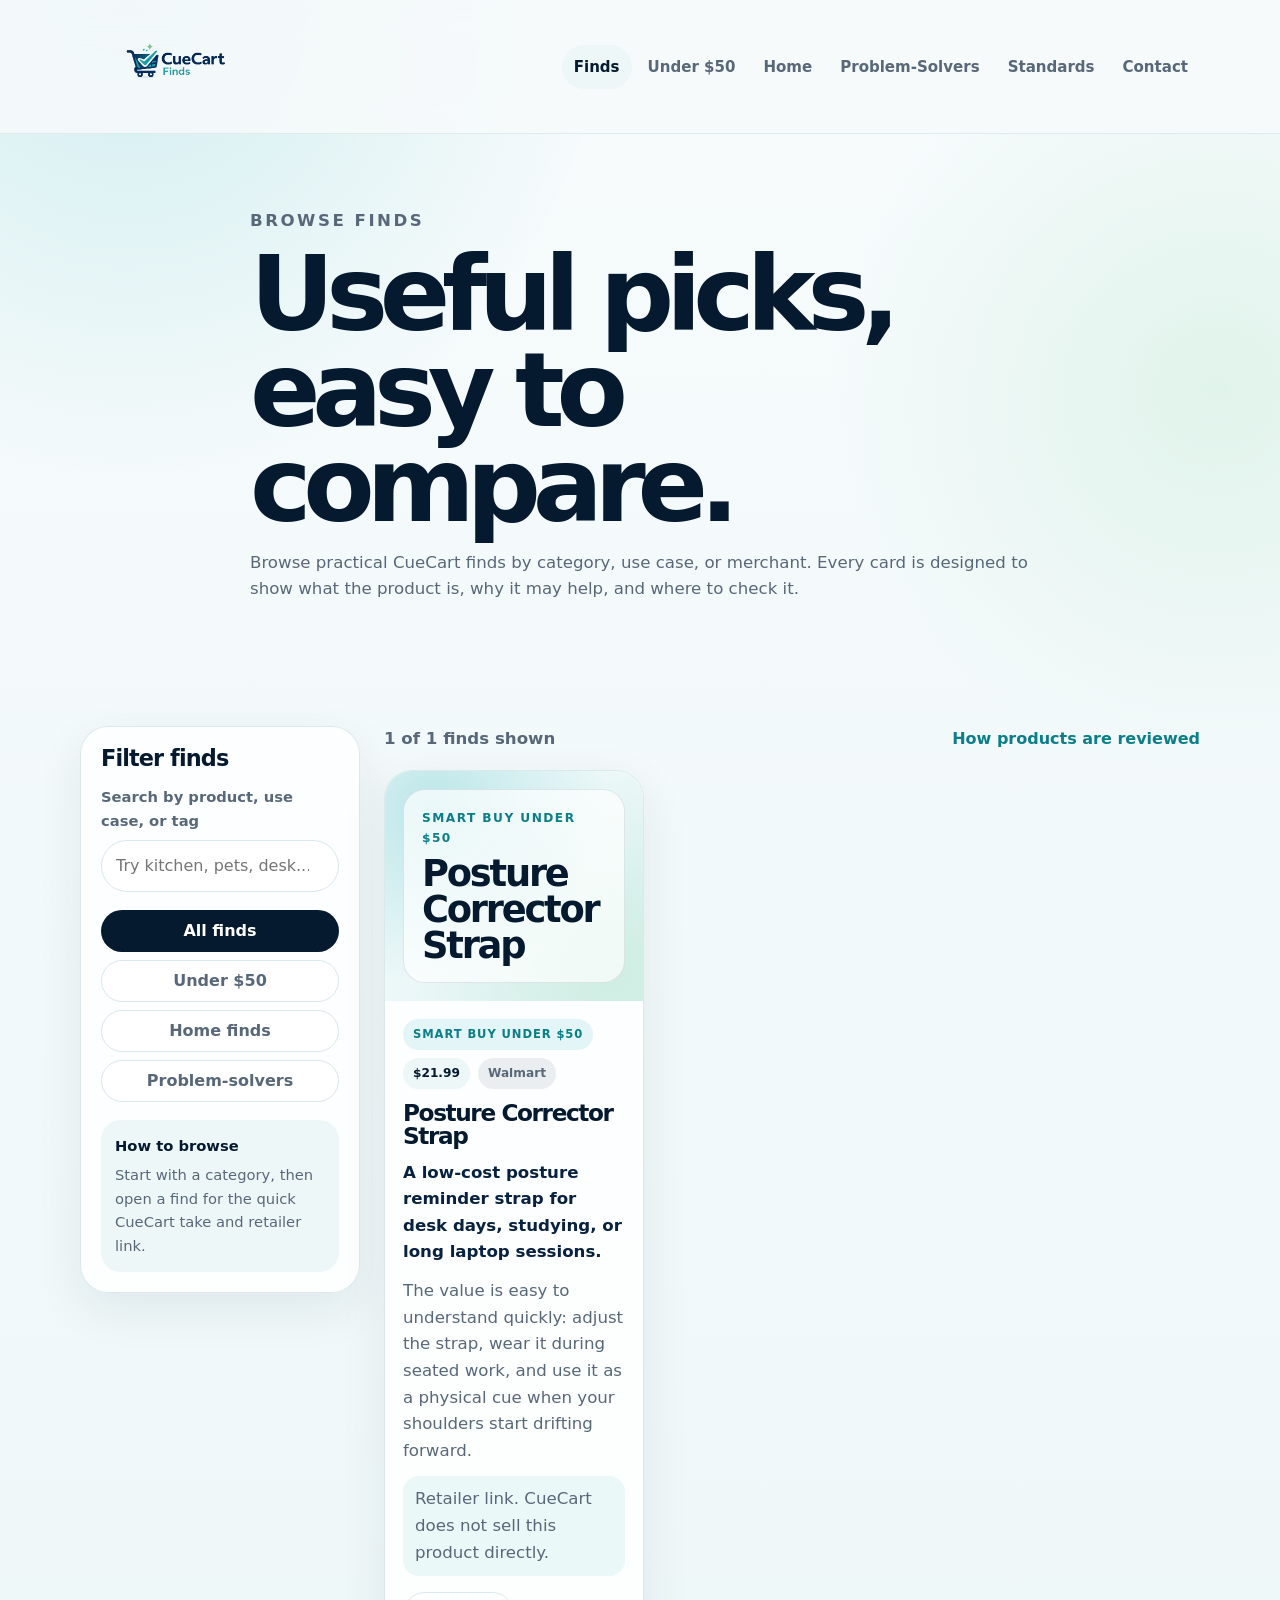
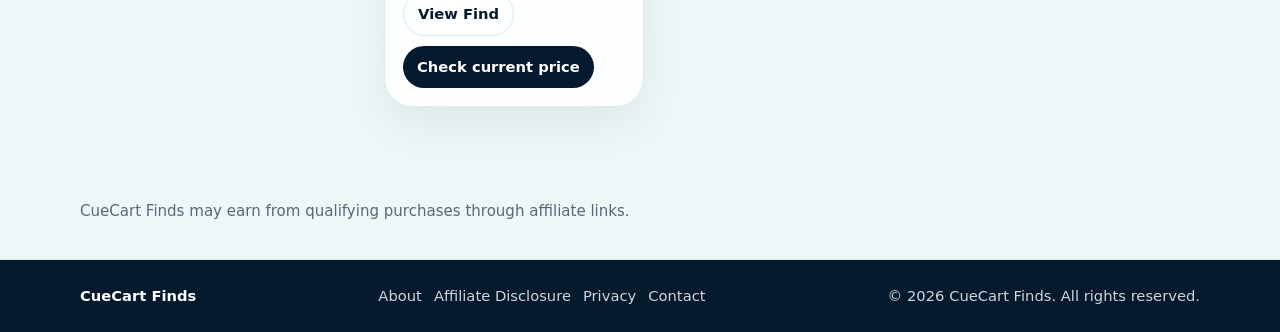
<file: finds.html>
<!doctype html>
<html lang="en">
  <head>
    <meta charset="utf-8" />
    <meta name="viewport" content="width=device-width, initial-scale=1" />
    <title>Finds | CueCart Finds</title>
    <meta
      name="description"
      content="Browse CueCart Finds product discovery lanes, research-ready finds, and future affiliate product pages."
    />
    <link rel="canonical" href="https://cuecartfinds.github.io/finds.html" />
    <link rel="icon" href="assets/cuecart-finds-favicon.ico" />
    <link rel="apple-touch-icon" href="assets/cuecart-finds-icon-192.png" />
    <link rel="stylesheet" href="style.css" />
  </head>

  <body data-catalog-page>
    <a class="skip-link" href="#main">Skip to main content</a>

    <header class="site-header">
      <nav class="nav container" aria-label="Primary navigation">
        <a class="brand" href="index.html" aria-label="CueCart Finds home">
          <img class="brand-logo" src="assets/cuecart-finds-logo-web-600.png" alt="" width="180" height="64" />
          <span class="brand-text">CueCart Finds</span>
        </a>
        <button class="menu-toggle" type="button" aria-expanded="false" aria-controls="nav-links">Menu</button>
        <div class="nav-links" id="nav-links">
          <a href="finds.html" aria-current="page">Finds</a>
          <a href="smart-buys-under-50.html">Under $50</a>
          <a href="useful-home-finds.html">Home</a>
          <a href="everyday-problem-solvers.html">Problem-Solvers</a>
          <a href="editorial-standards.html">Standards</a>
          <a href="contact.html">Contact</a>
        </div>
      </nav>
    </header>

    <main id="main">
      <section class="page-hero">
        <div class="container narrow">
          <p class="eyebrow">Browse finds</p>
          <h1>Useful picks, easy to compare.</h1>
          <p>
            Browse practical CueCart finds by category, use case, or merchant. Every card is
            designed to show what the product is, why it may help, and where to check it.
          </p>
        </div>
      </section>

      <section class="section">
        <div class="container catalog-layout">
          <aside class="filter-panel" aria-label="Product filters">
            <h2>Filter finds</h2>
            <label class="search-label" for="product-search">Search by product, use case, or tag</label>
            <input id="product-search" class="search-input" type="search" placeholder="Try kitchen, pets, desk..." />

            <div class="filter-group" aria-label="Category filters">
              <button class="filter-button is-active" type="button" data-filter="all">All finds</button>
              <button class="filter-button" type="button" data-filter="smart-buys-under-50">Under $50</button>
              <button class="filter-button" type="button" data-filter="useful-home-finds">Home finds</button>
              <button class="filter-button" type="button" data-filter="everyday-problem-solvers">Problem-solvers</button>
            </div>

            <div class="operator-note shopper-note">
              <strong>How to browse</strong>
              <span>Start with a category, then open a find for the quick CueCart take and retailer link.</span>
            </div>
          </aside>

          <div>
            <div class="catalog-toolbar">
              <p id="catalog-status">Loading finds...</p>
              <a href="editorial-standards.html">How products are reviewed</a>
            </div>
            <div class="product-grid" id="product-grid" aria-live="polite"></div>
          </div>
        </div>
      </section>

      <section class="disclosure" aria-label="Affiliate disclosure">
        <div class="container">
          <p>CueCart Finds may earn from qualifying purchases through affiliate links.</p>
        </div>
      </section>
    </main>

    <footer class="site-footer">
      <div class="container footer-content">
        <span>CueCart Finds</span>
        <nav aria-label="Footer navigation">
          <a href="about.html">About</a>
          <a href="disclosure.html">Affiliate Disclosure</a>
          <a href="privacy.html">Privacy</a>
          <a href="contact.html">Contact</a>
        </nav>
        <span>&copy; <span id="year">2026</span> CueCart Finds. All rights reserved.</span>
      </div>
    </footer>

    <script src="data/products.js"></script>
    <script src="script.js"></script>
  </body>
</html>
</file>
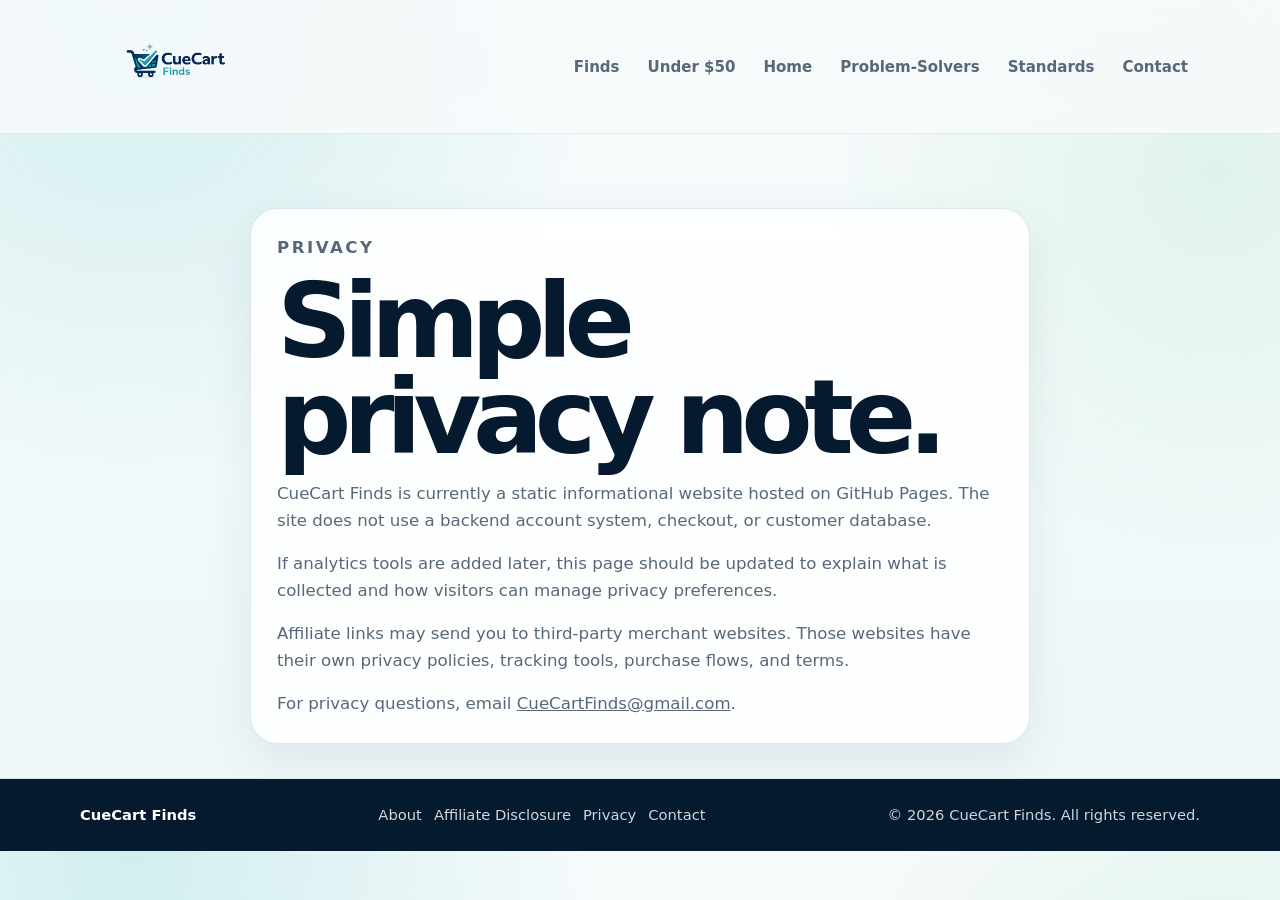
<file: privacy.html>
<!doctype html>
<html lang="en">
  <head>
    <meta charset="utf-8" />
    <meta name="viewport" content="width=device-width, initial-scale=1" />
    <title>Privacy | CueCart Finds</title>
    <meta name="description" content="CueCart Finds privacy note for a static GitHub Pages affiliate brand website." />
    <link rel="canonical" href="https://cuecartfinds.github.io/privacy.html" />
    <link rel="icon" href="assets/cuecart-finds-favicon.ico" />
    <link rel="apple-touch-icon" href="assets/cuecart-finds-icon-192.png" />
    <link rel="stylesheet" href="style.css" />
  </head>

  <body>
    <a class="skip-link" href="#main">Skip to main content</a>
    <header class="site-header">
      <nav class="nav container" aria-label="Primary navigation">
        <a class="brand" href="index.html" aria-label="CueCart Finds home">
          <img class="brand-logo" src="assets/cuecart-finds-logo-web-600.png" alt="" width="180" height="64" />
          <span class="brand-text">CueCart Finds</span>
        </a>
        <button class="menu-toggle" type="button" aria-expanded="false" aria-controls="nav-links">Menu</button>
        <div class="nav-links" id="nav-links">
          <a href="finds.html">Finds</a>
          <a href="smart-buys-under-50.html">Under $50</a>
          <a href="useful-home-finds.html">Home</a>
          <a href="everyday-problem-solvers.html">Problem-Solvers</a>
          <a href="editorial-standards.html">Standards</a>
          <a href="contact.html">Contact</a>
        </div>
      </nav>
    </header>

    <main id="main">
      <section class="page-hero">
        <div class="container narrow prose-card">
          <p class="eyebrow">Privacy</p>
          <h1>Simple privacy note.</h1>
          <p>
            CueCart Finds is currently a static informational website hosted on GitHub Pages.
            The site does not use a backend account system, checkout, or customer database.
          </p>
          <p>
            If analytics tools are added later, this page should be updated to explain what is
            collected and how visitors can manage privacy preferences.
          </p>
          <p>
            Affiliate links may send you to third-party merchant websites. Those websites have
            their own privacy policies, tracking tools, purchase flows, and terms.
          </p>
          <p>
            For privacy questions, email <a href="mailto:CueCartFinds@gmail.com">CueCartFinds@gmail.com</a>.
          </p>
        </div>
      </section>
    </main>

    <footer class="site-footer">
      <div class="container footer-content">
        <span>CueCart Finds</span>
        <nav aria-label="Footer navigation">
          <a href="about.html">About</a>
          <a href="disclosure.html">Affiliate Disclosure</a>
          <a href="privacy.html" aria-current="page">Privacy</a>
          <a href="contact.html">Contact</a>
        </nav>
        <span>&copy; <span id="year">2026</span> CueCart Finds. All rights reserved.</span>
      </div>
    </footer>
    <script src="script.js"></script>
  </body>
</html>
</file>
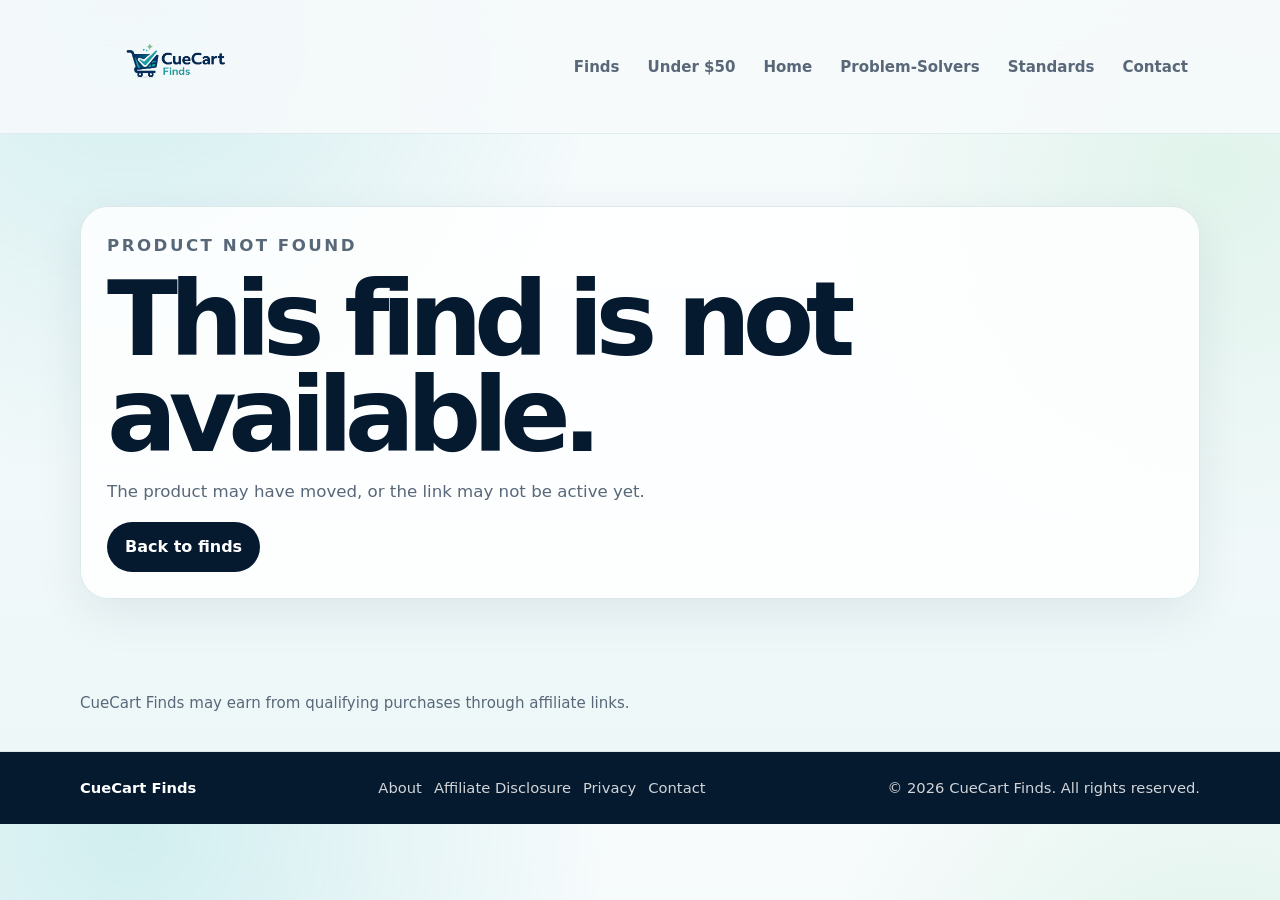
<file: product.html>
<!doctype html>
<html lang="en">
  <head>
    <meta charset="utf-8" />
    <meta name="viewport" content="width=device-width, initial-scale=1" />
    <title>Product Detail | CueCart Finds</title>
    <meta
      name="description"
      content="A CueCart Finds product recommendation page with product details, practical context, retailer link, and affiliate disclosure."
    />
    <link rel="canonical" href="https://cuecartfinds.github.io/product.html" />
    <link rel="icon" href="assets/cuecart-finds-favicon.ico" />
    <link rel="apple-touch-icon" href="assets/cuecart-finds-icon-192.png" />
    <link rel="stylesheet" href="style.css" />
  </head>

  <body data-product-detail>
    <a class="skip-link" href="#main">Skip to main content</a>

    <header class="site-header">
      <nav class="nav container" aria-label="Primary navigation">
        <a class="brand" href="index.html" aria-label="CueCart Finds home">
          <img class="brand-logo" src="assets/cuecart-finds-logo-web-600.png" alt="" width="180" height="64" />
          <span class="brand-text">CueCart Finds</span>
        </a>
        <button class="menu-toggle" type="button" aria-expanded="false" aria-controls="nav-links">Menu</button>
        <div class="nav-links" id="nav-links">
          <a href="finds.html">Finds</a>
          <a href="smart-buys-under-50.html">Under $50</a>
          <a href="useful-home-finds.html">Home</a>
          <a href="everyday-problem-solvers.html">Problem-Solvers</a>
          <a href="editorial-standards.html">Standards</a>
          <a href="contact.html">Contact</a>
        </div>
      </nav>
    </header>

    <main id="main">
      <section class="section">
        <div class="container" id="product-detail-root" aria-live="polite">
          <div class="empty-state">
            <p class="eyebrow">Product detail</p>
            <h1>Loading this find...</h1>
            <p>Preparing the product details and retailer button.</p>
            <a class="button button-secondary" href="finds.html">Back to finds</a>
          </div>
        </div>
      </section>

      <section class="disclosure" aria-label="Affiliate disclosure">
        <div class="container">
          <p>CueCart Finds may earn from qualifying purchases through affiliate links.</p>
        </div>
      </section>
    </main>

    <footer class="site-footer">
      <div class="container footer-content">
        <span>CueCart Finds</span>
        <nav aria-label="Footer navigation">
          <a href="about.html">About</a>
          <a href="disclosure.html">Affiliate Disclosure</a>
          <a href="privacy.html">Privacy</a>
          <a href="contact.html">Contact</a>
        </nav>
        <span>&copy; <span id="year">2026</span> CueCart Finds. All rights reserved.</span>
      </div>
    </footer>

    <script src="data/products.js"></script>
    <script src="script.js"></script>
  </body>
</html>
</file>
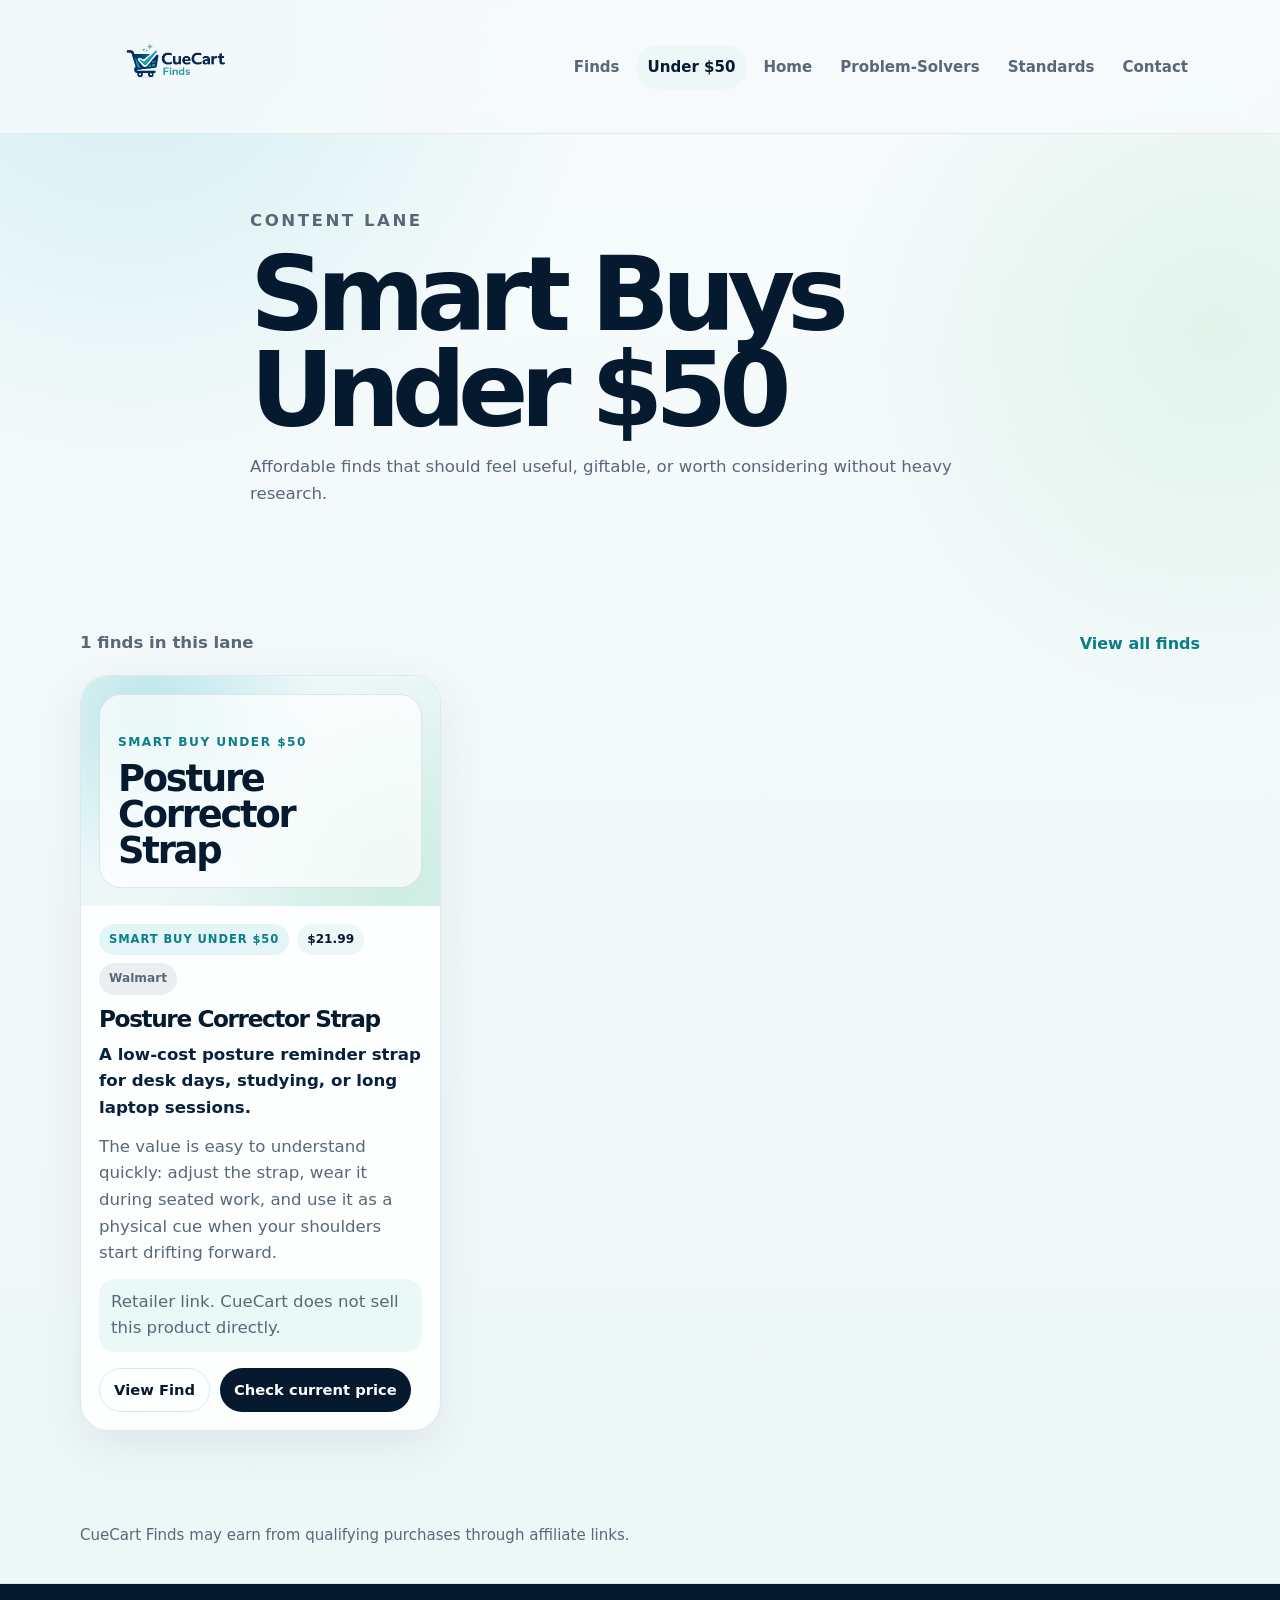
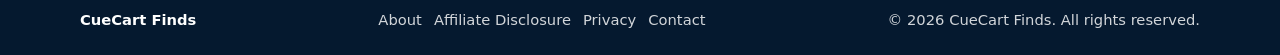
<file: smart-buys-under-50.html>
<!doctype html>
<html lang="en">
  <head>
    <meta charset="utf-8" />
    <meta name="viewport" content="width=device-width, initial-scale=1" />
    <title>Smart Buys Under $50 | CueCart Finds</title>
    <meta name="description" content="Affordable CueCart Finds focused on useful smart buys and practical products under $50." />
    <link rel="canonical" href="https://cuecartfinds.github.io/smart-buys-under-50.html" />
    <link rel="icon" href="assets/cuecart-finds-favicon.ico" />
    <link rel="apple-touch-icon" href="assets/cuecart-finds-icon-192.png" />
    <link rel="stylesheet" href="style.css" />
  </head>

  <body data-category-page data-category="smart-buys-under-50">
    <a class="skip-link" href="#main">Skip to main content</a>
    <header class="site-header">
      <nav class="nav container" aria-label="Primary navigation">
        <a class="brand" href="index.html" aria-label="CueCart Finds home">
          <img class="brand-logo" src="assets/cuecart-finds-logo-web-600.png" alt="" width="180" height="64" />
          <span class="brand-text">CueCart Finds</span>
        </a>
        <button class="menu-toggle" type="button" aria-expanded="false" aria-controls="nav-links">Menu</button>
        <div class="nav-links" id="nav-links">
          <a href="finds.html">Finds</a>
          <a href="smart-buys-under-50.html" aria-current="page">Under $50</a>
          <a href="useful-home-finds.html">Home</a>
          <a href="everyday-problem-solvers.html">Problem-Solvers</a>
          <a href="editorial-standards.html">Standards</a>
          <a href="contact.html">Contact</a>
        </div>
      </nav>
    </header>

    <main id="main">
      <section class="page-hero">
        <div class="container narrow">
          <p class="eyebrow">Content lane</p>
          <h1>Smart Buys Under $50</h1>
          <p>Affordable finds that should feel useful, giftable, or worth considering without heavy research.</p>
        </div>
      </section>
      <section class="section">
        <div class="container">
          <div class="catalog-toolbar">
            <p id="category-status">Loading finds...</p>
            <a href="finds.html">View all finds</a>
          </div>
          <div class="product-grid" id="category-product-grid" aria-live="polite"></div>
        </div>
      </section>
      <section class="disclosure" aria-label="Affiliate disclosure">
        <div class="container"><p>CueCart Finds may earn from qualifying purchases through affiliate links.</p></div>
      </section>
    </main>

    <footer class="site-footer">
      <div class="container footer-content">
        <span>CueCart Finds</span>
        <nav aria-label="Footer navigation">
          <a href="about.html">About</a>
          <a href="disclosure.html">Affiliate Disclosure</a>
          <a href="privacy.html">Privacy</a>
          <a href="contact.html">Contact</a>
        </nav>
        <span>&copy; <span id="year">2026</span> CueCart Finds. All rights reserved.</span>
      </div>
    </footer>
    <script src="data/products.js"></script>
    <script src="script.js"></script>
  </body>
</html>
</file>
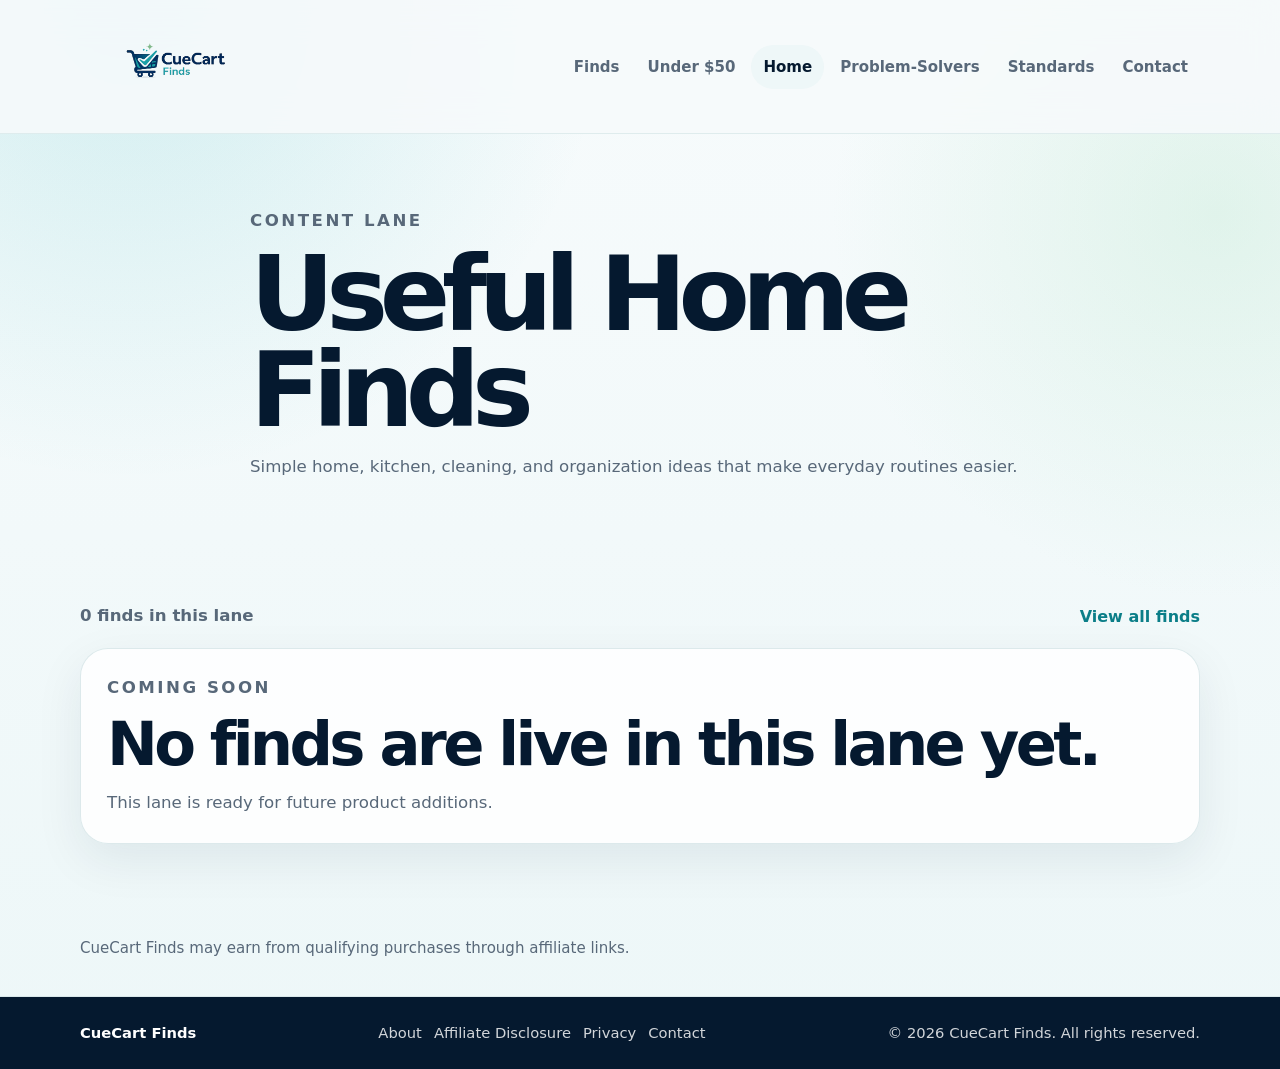
<file: useful-home-finds.html>
<!doctype html>
<html lang="en">
  <head>
    <meta charset="utf-8" />
    <meta name="viewport" content="width=device-width, initial-scale=1" />
    <title>Useful Home Finds | CueCart Finds</title>
    <meta name="description" content="CueCart Finds for home, kitchen, cleaning, storage, and practical everyday routines." />
    <link rel="canonical" href="https://cuecartfinds.github.io/useful-home-finds.html" />
    <link rel="icon" href="assets/cuecart-finds-favicon.ico" />
    <link rel="apple-touch-icon" href="assets/cuecart-finds-icon-192.png" />
    <link rel="stylesheet" href="style.css" />
  </head>

  <body data-category-page data-category="useful-home-finds">
    <a class="skip-link" href="#main">Skip to main content</a>
    <header class="site-header">
      <nav class="nav container" aria-label="Primary navigation">
        <a class="brand" href="index.html" aria-label="CueCart Finds home">
          <img class="brand-logo" src="assets/cuecart-finds-logo-web-600.png" alt="" width="180" height="64" />
          <span class="brand-text">CueCart Finds</span>
        </a>
        <button class="menu-toggle" type="button" aria-expanded="false" aria-controls="nav-links">Menu</button>
        <div class="nav-links" id="nav-links">
          <a href="finds.html">Finds</a>
          <a href="smart-buys-under-50.html">Under $50</a>
          <a href="useful-home-finds.html" aria-current="page">Home</a>
          <a href="everyday-problem-solvers.html">Problem-Solvers</a>
          <a href="editorial-standards.html">Standards</a>
          <a href="contact.html">Contact</a>
        </div>
      </nav>
    </header>

    <main id="main">
      <section class="page-hero">
        <div class="container narrow">
          <p class="eyebrow">Content lane</p>
          <h1>Useful Home Finds</h1>
          <p>Simple home, kitchen, cleaning, and organization ideas that make everyday routines easier.</p>
        </div>
      </section>
      <section class="section">
        <div class="container">
          <div class="catalog-toolbar">
            <p id="category-status">Loading finds...</p>
            <a href="finds.html">View all finds</a>
          </div>
          <div class="product-grid" id="category-product-grid" aria-live="polite"></div>
        </div>
      </section>
      <section class="disclosure" aria-label="Affiliate disclosure">
        <div class="container"><p>CueCart Finds may earn from qualifying purchases through affiliate links.</p></div>
      </section>
    </main>

    <footer class="site-footer">
      <div class="container footer-content">
        <span>CueCart Finds</span>
        <nav aria-label="Footer navigation">
          <a href="about.html">About</a>
          <a href="disclosure.html">Affiliate Disclosure</a>
          <a href="privacy.html">Privacy</a>
          <a href="contact.html">Contact</a>
        </nav>
        <span>&copy; <span id="year">2026</span> CueCart Finds. All rights reserved.</span>
      </div>
    </footer>
    <script src="data/products.js"></script>
    <script src="script.js"></script>
  </body>
</html>
</file>
<file: style.css>
/*
  CueCart Finds static site styles.
  Beginner editing tip: change the color variables below to adjust the site theme.
*/

:root {
  --bg: #f6fafb;
  --surface: #ffffff;
  --surface-soft: #eef7f8;
  --ink: #08213f;
  --muted: #586879;
  --line: #d9e8ea;
  --teal: #18aeb4;
  --teal-dark: #0b7e88;
  --mint: #b8e6cc;
  --navy: #05192f;
  --warning: #a96500;
  --success: #11784f;
  --shadow: 0 24px 80px rgba(8, 33, 63, 0.1);
  --shadow-soft: 0 16px 48px rgba(8, 33, 63, 0.08);
  --shadow-card: 0 18px 60px rgba(8, 33, 63, 0.12);
  --radius-lg: 28px;
  --radius-md: 20px;
  --radius-sm: 14px;
  --max-width: 1120px;
}

* {
  box-sizing: border-box;
}

html {
  scroll-behavior: smooth;
}

body {
  margin: 0;
  color: var(--ink);
  font-family:
    "Avenir Next",
    "Nunito Sans",
    ui-sans-serif,
    system-ui,
    -apple-system,
    BlinkMacSystemFont,
    "Segoe UI",
    sans-serif;
  background:
    radial-gradient(circle at 10% 0%, rgba(24, 174, 180, 0.17), transparent 30rem),
    radial-gradient(circle at 95% 20%, rgba(184, 230, 204, 0.34), transparent 24rem),
    linear-gradient(180deg, #f7fbfc 0%, #edf7f8 100%);
  line-height: 1.6;
}

img {
  max-width: 100%;
  display: block;
}

a {
  color: inherit;
}

code {
  padding: 0.15rem 0.35rem;
  border-radius: 0.45rem;
  background: rgba(8, 33, 63, 0.07);
  color: var(--navy);
  font-size: 0.9em;
}

.container {
  width: min(calc(100% - 32px), var(--max-width));
  margin-inline: auto;
}

.narrow {
  max-width: 780px;
}

.skip-link {
  position: absolute;
  left: 16px;
  top: -80px;
  z-index: 100;
  padding: 10px 14px;
  border-radius: 999px;
  background: var(--navy);
  color: #fff;
  text-decoration: none;
  transition: top 0.2s ease;
}

.skip-link:focus {
  top: 16px;
}

.site-header {
  position: sticky;
  top: 0;
  z-index: 20;
  border-bottom: 1px solid rgba(217, 232, 234, 0.78);
  background: rgba(246, 250, 251, 0.88);
  backdrop-filter: blur(18px);
}

.nav {
  display: flex;
  align-items: center;
  justify-content: space-between;
  min-height: 76px;
  gap: 18px;
}

.brand {
  display: inline-flex;
  align-items: center;
  gap: 12px;
  min-width: 0;
  text-decoration: none;
}

.brand-logo {
  width: 154px;
  height: auto;
}

.brand-text {
  display: none;
  font-weight: 850;
  letter-spacing: -0.03em;
  color: var(--navy);
}

.nav-links {
  display: none;
  position: absolute;
  left: 16px;
  right: 16px;
  top: 82px;
  padding: 14px;
  border: 1px solid var(--line);
  border-radius: var(--radius-md);
  background: rgba(255, 255, 255, 0.97);
  box-shadow: var(--shadow);
}

.nav-links.is-open {
  display: grid;
  gap: 8px;
}

.nav-links a {
  padding: 10px 12px;
  border-radius: 999px;
  color: var(--muted);
  font-size: 0.94rem;
  font-weight: 700;
  text-decoration: none;
}

.nav-links a:hover,
.nav-links a[aria-current="page"] {
  background: var(--surface-soft);
  color: var(--navy);
}

.menu-toggle {
  border: 1px solid var(--line);
  border-radius: 999px;
  padding: 10px 14px;
  background: var(--surface);
  color: var(--navy);
  font: inherit;
  font-weight: 750;
  cursor: pointer;
}

h1,
h2,
h3,
p {
  margin-top: 0;
}

h1 {
  margin-bottom: 16px;
  color: var(--navy);
  font-size: clamp(3rem, 12vw, 6.5rem);
  line-height: 0.92;
  letter-spacing: -0.08em;
}

h2 {
  margin-bottom: 16px;
  color: var(--navy);
  font-size: clamp(2rem, 6vw, 3.8rem);
  line-height: 1;
  letter-spacing: -0.06em;
}

h3 {
  margin-bottom: 10px;
  color: var(--navy);
  font-size: 1.25rem;
  line-height: 1.15;
  letter-spacing: -0.03em;
}

.eyebrow,
.section-kicker {
  margin: 0 0 12px;
  color: var(--teal-dark);
  font-size: 0.78rem;
  font-weight: 850;
  letter-spacing: 0.15em;
  text-transform: uppercase;
}

.hero {
  padding: 72px 0 42px;
}

.hero-grid {
  display: grid;
  gap: 28px;
  align-items: center;
}

.hero-copy {
  max-width: 760px;
}

.hero-tagline {
  max-width: 710px;
  margin-bottom: 16px;
  font-size: clamp(1.35rem, 5vw, 2.35rem);
  font-weight: 760;
  line-height: 1.1;
  letter-spacing: -0.05em;
}

.hero-text,
.page-hero p,
.section p {
  color: var(--muted);
  font-size: 1.04rem;
}

.page-hero {
  padding: 74px 0 34px;
}

.hero-actions {
  display: flex;
  flex-wrap: wrap;
  gap: 12px;
  margin-top: 28px;
}

.button {
  display: inline-flex;
  align-items: center;
  justify-content: center;
  min-height: 48px;
  padding: 12px 18px;
  border: 0;
  border-radius: 999px;
  font: inherit;
  font-weight: 850;
  text-decoration: none;
  cursor: pointer;
}

.button-primary {
  background: var(--navy);
  color: #fff;
}

.button-primary:hover {
  background: #092d52;
}

.button-secondary {
  border: 1px solid var(--line);
  background: rgba(255, 255, 255, 0.76);
  color: var(--navy);
}

.button-disabled {
  background: rgba(8, 33, 63, 0.08);
  color: var(--muted);
  cursor: not-allowed;
}

.hero-card,
.lane-card,
.feature-card,
.contact-card,
.filter-panel,
.product-card,
.prose-card,
.standard-card,
.product-detail-card,
.empty-state,
.cta-panel {
  border: 1px solid rgba(217, 232, 234, 0.92);
  background: rgba(255, 255, 255, 0.84);
  box-shadow: var(--shadow-soft);
}

.hero-card {
  padding: 24px;
  border-radius: var(--radius-lg);
}

.hero-card p {
  color: var(--muted);
}

.card-badge,
.category-badge,
.tag {
  display: inline-flex;
  align-items: center;
  width: fit-content;
  border-radius: 999px;
  font-weight: 850;
}

.card-badge {
  margin-bottom: 18px;
  padding: 8px 12px;
  background: var(--surface-soft);
  color: var(--teal-dark);
  font-size: 0.78rem;
}

.signal-list {
  display: grid;
  gap: 12px;
  margin: 20px 0 0;
}

.signal-list div {
  padding: 14px;
  border-radius: var(--radius-sm);
  background: var(--surface-soft);
}

.signal-list dt {
  color: var(--navy);
  font-weight: 850;
}

.signal-list dd {
  margin: 4px 0 0;
  color: var(--muted);
}

.section {
  padding: 72px 0;
}

.section-muted {
  background: rgba(255, 255, 255, 0.52);
}

.section-heading {
  max-width: 760px;
  margin-bottom: 28px;
}

.card-grid,
.feature-grid,
.product-grid,
.standards-grid {
  display: grid;
  gap: 18px;
}

.lane-card,
.feature-card,
.standard-card {
  padding: 24px;
  border-radius: var(--radius-lg);
}

.linked-card {
  text-decoration: none;
  transition:
    transform 0.2s ease,
    box-shadow 0.2s ease;
}

.linked-card:hover,
.product-card:hover {
  transform: translateY(-4px);
  box-shadow: 0 30px 90px rgba(8, 33, 63, 0.14);
}

.lane-icon {
  display: inline-grid;
  width: 42px;
  height: 42px;
  place-items: center;
  margin-bottom: 18px;
  border-radius: 14px;
  background: linear-gradient(135deg, rgba(24, 174, 180, 0.16), rgba(184, 230, 204, 0.34));
  color: var(--teal-dark);
  font-size: 0.86rem;
  font-weight: 950;
}

.feature-number,
.standard-card span {
  display: inline-flex;
  margin-bottom: 16px;
  color: var(--teal-dark);
  font-size: 0.82rem;
  font-weight: 900;
  letter-spacing: 0.08em;
  text-transform: uppercase;
}

.split {
  display: grid;
  gap: 28px;
}

.trust-list {
  display: grid;
  gap: 12px;
}

.trust-item {
  display: grid;
  gap: 4px;
  padding: 18px;
  border: 1px solid var(--line);
  border-radius: var(--radius-md);
  background: rgba(255, 255, 255, 0.64);
}

.trust-item strong {
  color: var(--navy);
}

.trust-item span {
  color: var(--muted);
}

.catalog-layout {
  display: grid;
  gap: 24px;
}

.filter-panel {
  align-self: start;
  padding: 20px;
  border-radius: var(--radius-lg);
}

.filter-panel h2 {
  font-size: 1.4rem;
  letter-spacing: -0.04em;
}

.search-label {
  display: block;
  margin-bottom: 8px;
  color: var(--muted);
  font-size: 0.92rem;
  font-weight: 750;
}

.search-input {
  width: 100%;
  min-height: 48px;
  padding: 12px 14px;
  border: 1px solid var(--line);
  border-radius: 999px;
  background: #fff;
  color: var(--ink);
  font: inherit;
}

.filter-group {
  display: grid;
  gap: 8px;
  margin-top: 18px;
}

.filter-button {
  min-height: 42px;
  border: 1px solid var(--line);
  border-radius: 999px;
  background: #fff;
  color: var(--muted);
  font: inherit;
  font-weight: 800;
  cursor: pointer;
}

.filter-button.is-active,
.filter-button:hover {
  border-color: transparent;
  background: var(--navy);
  color: #fff;
}

.operator-note {
  display: grid;
  gap: 6px;
  margin-top: 18px;
  padding: 14px;
  border-radius: var(--radius-md);
  background: var(--surface-soft);
  color: var(--muted);
  font-size: 0.92rem;
}

.operator-note strong {
  color: var(--navy);
}

.catalog-toolbar {
  display: flex;
  flex-wrap: wrap;
  align-items: center;
  justify-content: space-between;
  gap: 12px;
  margin-bottom: 18px;
}

.catalog-toolbar p {
  margin: 0;
  color: var(--muted);
  font-weight: 750;
}

.catalog-toolbar a {
  color: var(--teal-dark);
  font-weight: 850;
  text-decoration: none;
}

.product-card {
  display: grid;
  overflow: hidden;
  border-radius: var(--radius-lg);
  transition:
    transform 0.2s ease,
    box-shadow 0.2s ease;
}

.product-image-link {
  display: block;
  overflow: hidden;
  background: var(--surface-soft);
  text-decoration: none;
}

.product-visual {
  position: relative;
  min-height: 230px;
  background:
    radial-gradient(circle at 18% 16%, rgba(24, 174, 180, 0.26), transparent 11rem),
    radial-gradient(circle at 86% 84%, rgba(184, 230, 204, 0.48), transparent 12rem),
    linear-gradient(135deg, #f7fbfc, #dff3f4);
}

.product-visual-fallback {
  position: absolute;
  inset: 18px;
  display: none;
  align-content: end;
  gap: 8px;
  padding: 18px;
  border: 1px solid rgba(8, 33, 63, 0.1);
  border-radius: 22px;
  background: rgba(255, 255, 255, 0.7);
  color: var(--navy);
}

.product-visual-fallback span {
  color: var(--teal-dark);
  font-size: 0.76rem;
  font-weight: 900;
  letter-spacing: 0.12em;
  text-transform: uppercase;
}

.product-visual-fallback strong {
  max-width: 14rem;
  font-size: clamp(1.35rem, 5vw, 2.3rem);
  line-height: 0.98;
  letter-spacing: -0.06em;
}

.product-visual.image-missing .product-visual-fallback {
  display: grid;
}

.product-image {
  aspect-ratio: 4 / 3;
  width: 100%;
  object-fit: cover;
  background: var(--surface-soft);
  transition: transform 0.24s ease;
}

.product-card:hover .product-image {
  transform: scale(1.035);
}

.product-card-body {
  display: grid;
  gap: 12px;
  padding: 18px;
}

.product-meta-row {
  display: flex;
  flex-wrap: wrap;
  gap: 8px;
}

.category-badge {
  padding: 6px 10px;
  background: rgba(24, 174, 180, 0.11);
  color: var(--teal-dark);
  font-size: 0.72rem;
  font-weight: 900;
  letter-spacing: 0.08em;
  text-transform: uppercase;
}

.price-pill {
  display: inline-flex;
  width: fit-content;
  padding: 6px 10px;
  border-radius: 999px;
  background: var(--surface-soft);
  color: var(--navy);
  font-size: 0.76rem;
  font-weight: 850;
}

.merchant-pill {
  display: inline-flex;
  width: fit-content;
  padding: 6px 10px;
  border-radius: 999px;
  background: rgba(8, 33, 63, 0.07);
  color: var(--muted);
  font-size: 0.76rem;
  font-weight: 850;
}

.product-card h2,
.product-card h3 {
  margin-bottom: 0;
  font-size: 1.45rem;
}

.product-card p {
  margin-bottom: 0;
  color: var(--muted);
}

.product-card-blurb {
  font-weight: 720;
  color: var(--ink) !important;
}

.product-card-why {
  font-size: 0.95rem;
}

.card-disclosure {
  padding: 10px 12px;
  border-radius: 16px;
  background: rgba(24, 174, 180, 0.08);
  color: var(--muted);
  font-size: 0.82rem;
}

.product-actions {
  display: flex;
  flex-wrap: wrap;
  gap: 10px;
  margin-top: 4px;
}

.product-actions .button {
  min-height: 42px;
  padding: 9px 14px;
  font-size: 0.92rem;
}

.tag-list {
  display: flex;
  flex-wrap: wrap;
  gap: 8px;
  margin-top: 4px;
}

.tag {
  padding: 5px 9px;
  background: rgba(24, 174, 180, 0.11);
  color: var(--teal-dark);
  font-size: 0.74rem;
}

.product-detail-card {
  display: grid;
  gap: 34px;
  padding: 18px;
  border-radius: var(--radius-lg);
}

.consumer-product-page {
  overflow: hidden;
}

.breadcrumb-row {
  display: flex;
  flex-wrap: wrap;
  gap: 8px;
  align-items: center;
  color: var(--muted);
  font-size: 0.92rem;
  font-weight: 800;
}

.breadcrumb-row a {
  color: var(--teal-dark);
  text-decoration: none;
}

.breadcrumb-row a:hover {
  color: var(--navy);
}

.product-detail-hero {
  display: grid;
  gap: 24px;
  align-items: stretch;
}

.product-detail-media {
  overflow: hidden;
  border-radius: var(--radius-md);
  background: var(--surface-soft);
  box-shadow: inset 0 0 0 1px rgba(8, 33, 63, 0.05);
}

.detail-visual {
  min-height: clamp(340px, 74vw, 560px);
}

.product-detail-content h1 {
  font-size: clamp(2.7rem, 9vw, 5.8rem);
}

.product-detail-content {
  display: grid;
  align-content: center;
  gap: 16px;
}

.product-value-prop {
  margin: 0;
  color: var(--ink);
  font-size: clamp(1.25rem, 4vw, 1.85rem);
  font-weight: 760;
  line-height: 1.18;
  letter-spacing: -0.04em;
}

.shop-meta {
  display: flex;
  flex-wrap: wrap;
  gap: 10px;
}

.shop-meta span {
  display: inline-flex;
  min-height: 42px;
  align-items: center;
  padding: 9px 13px;
  border: 1px solid var(--line);
  border-radius: 999px;
  background: rgba(255, 255, 255, 0.8);
  color: var(--navy);
  font-weight: 900;
}

.detail-actions {
  margin-top: 10px;
}

.detail-actions .button {
  min-height: 52px;
  padding-inline: 20px;
}

.product-disclosure {
  margin: 4px 0 0;
  padding: 12px 14px;
  border-radius: var(--radius-md);
  background: rgba(24, 174, 180, 0.1);
  color: var(--muted);
  font-size: 0.92rem;
}

.detail-section {
  display: grid;
  gap: 18px;
  padding-top: 18px;
  border-top: 1px solid var(--line);
}

.compact-heading {
  margin-bottom: 0;
}

.compact-heading h2 {
  font-size: clamp(2rem, 6vw, 3.15rem);
}

.benefit-grid,
.detail-note-grid,
.related-grid {
  display: grid;
  gap: 14px;
}

.benefit-card,
.detail-note-card,
.related-panel,
.related-card {
  border: 1px solid rgba(217, 232, 234, 0.92);
  border-radius: var(--radius-md);
  background: rgba(255, 255, 255, 0.72);
}

.benefit-card {
  padding: 18px;
}

.benefit-card span {
  display: inline-flex;
  margin-bottom: 10px;
  color: var(--teal-dark);
  font-size: 0.74rem;
  font-weight: 900;
  letter-spacing: 0.12em;
  text-transform: uppercase;
}

.benefit-card p,
.detail-note-card p,
.related-panel p {
  margin-bottom: 0;
  color: var(--muted);
}

.detail-note-card {
  padding: 20px;
}

.use-chip-grid {
  display: flex;
  flex-wrap: wrap;
  gap: 10px;
}

.use-chip {
  display: inline-flex;
  align-items: center;
  min-height: 38px;
  padding: 8px 12px;
  border-radius: 999px;
  background: var(--surface-soft);
  color: var(--navy);
  font-size: 0.9rem;
  font-weight: 850;
}

.related-panel {
  display: grid;
  gap: 18px;
  padding: 22px;
}

.related-link-row {
  display: flex;
  flex-wrap: wrap;
  gap: 10px;
}

.related-card {
  display: grid;
  gap: 10px;
  overflow: hidden;
  padding: 12px;
  color: var(--ink);
  text-decoration: none;
}

.related-card strong {
  color: var(--navy);
  font-size: 1.08rem;
  line-height: 1.15;
}

.related-card small {
  color: var(--muted);
  font-weight: 750;
}

.related-thumb {
  min-height: 160px;
  border-radius: 18px;
  overflow: hidden;
}

.prose-card,
.empty-state {
  padding: 26px;
  border-radius: var(--radius-lg);
}

.empty-state {
  grid-column: 1 / -1;
}

.prose-card p:last-child,
.empty-state p:last-child {
  margin-bottom: 0;
}

.standards-grid {
  align-items: stretch;
}

.standard-card h2 {
  font-size: 1.8rem;
}

.cta-panel {
  display: grid;
  gap: 18px;
  align-items: center;
  padding: 28px;
  border-radius: var(--radius-lg);
}

.email-link {
  display: inline-flex;
  width: fit-content;
  align-items: center;
  justify-content: center;
  margin-top: 12px;
  padding: 14px 18px;
  border-radius: 999px;
  background: var(--teal);
  color: #ffffff;
  font-weight: 850;
  text-decoration: none;
}

.email-link:hover {
  background: var(--teal-dark);
}

.disclosure {
  padding: 20px 0 36px;
}

.disclosure p {
  margin: 0;
  color: var(--muted);
  font-size: 0.94rem;
}

.site-footer {
  border-top: 1px solid var(--line);
  background: var(--navy);
  color: rgba(255, 255, 255, 0.82);
}

.footer-content {
  display: grid;
  gap: 12px;
  padding: 24px 0;
  font-size: 0.92rem;
}

.footer-content > span:first-child {
  color: #fff;
  font-weight: 850;
}

.footer-content nav {
  display: flex;
  flex-wrap: wrap;
  gap: 12px;
}

.footer-content a {
  color: rgba(255, 255, 255, 0.82);
  text-decoration: none;
}

.footer-content a:hover {
  color: #fff;
}

@media (min-width: 760px) {
  .menu-toggle {
    display: none;
  }

  .nav-links {
    position: static;
    display: flex;
    align-items: center;
    gap: 4px;
    padding: 0;
    border: 0;
    background: transparent;
    box-shadow: none;
  }

  .hero {
    padding-top: 96px;
  }

  .hero-grid {
    grid-template-columns: minmax(0, 1.36fr) minmax(300px, 0.84fr);
  }

  .card-grid,
  .feature-grid,
  .product-grid {
    grid-template-columns: repeat(3, 1fr);
  }

  .standards-grid {
    grid-template-columns: repeat(2, 1fr);
  }

  .split {
    grid-template-columns: 0.82fr 1.18fr;
    align-items: start;
  }

  .catalog-layout {
    grid-template-columns: 280px 1fr;
  }

  .product-detail-hero {
    grid-template-columns: minmax(280px, 0.8fr) minmax(0, 1.2fr);
  }

  .benefit-grid,
  .detail-note-grid,
  .related-grid {
    grid-template-columns: repeat(2, 1fr);
  }

  .cta-panel {
    grid-template-columns: 1fr auto;
  }

  .footer-content {
    grid-template-columns: auto 1fr auto;
    align-items: center;
  }

  .footer-content nav {
    justify-content: center;
  }
}

@media (min-width: 1020px) {
  .standards-grid {
    grid-template-columns: repeat(3, 1fr);
  }

  .benefit-grid,
  .detail-note-grid,
  .related-grid {
    grid-template-columns: repeat(3, 1fr);
  }
}

@media (prefers-reduced-motion: reduce) {
  *,
  *::before,
  *::after {
    scroll-behavior: auto !important;
    transition: none !important;
  }
}
</file>
